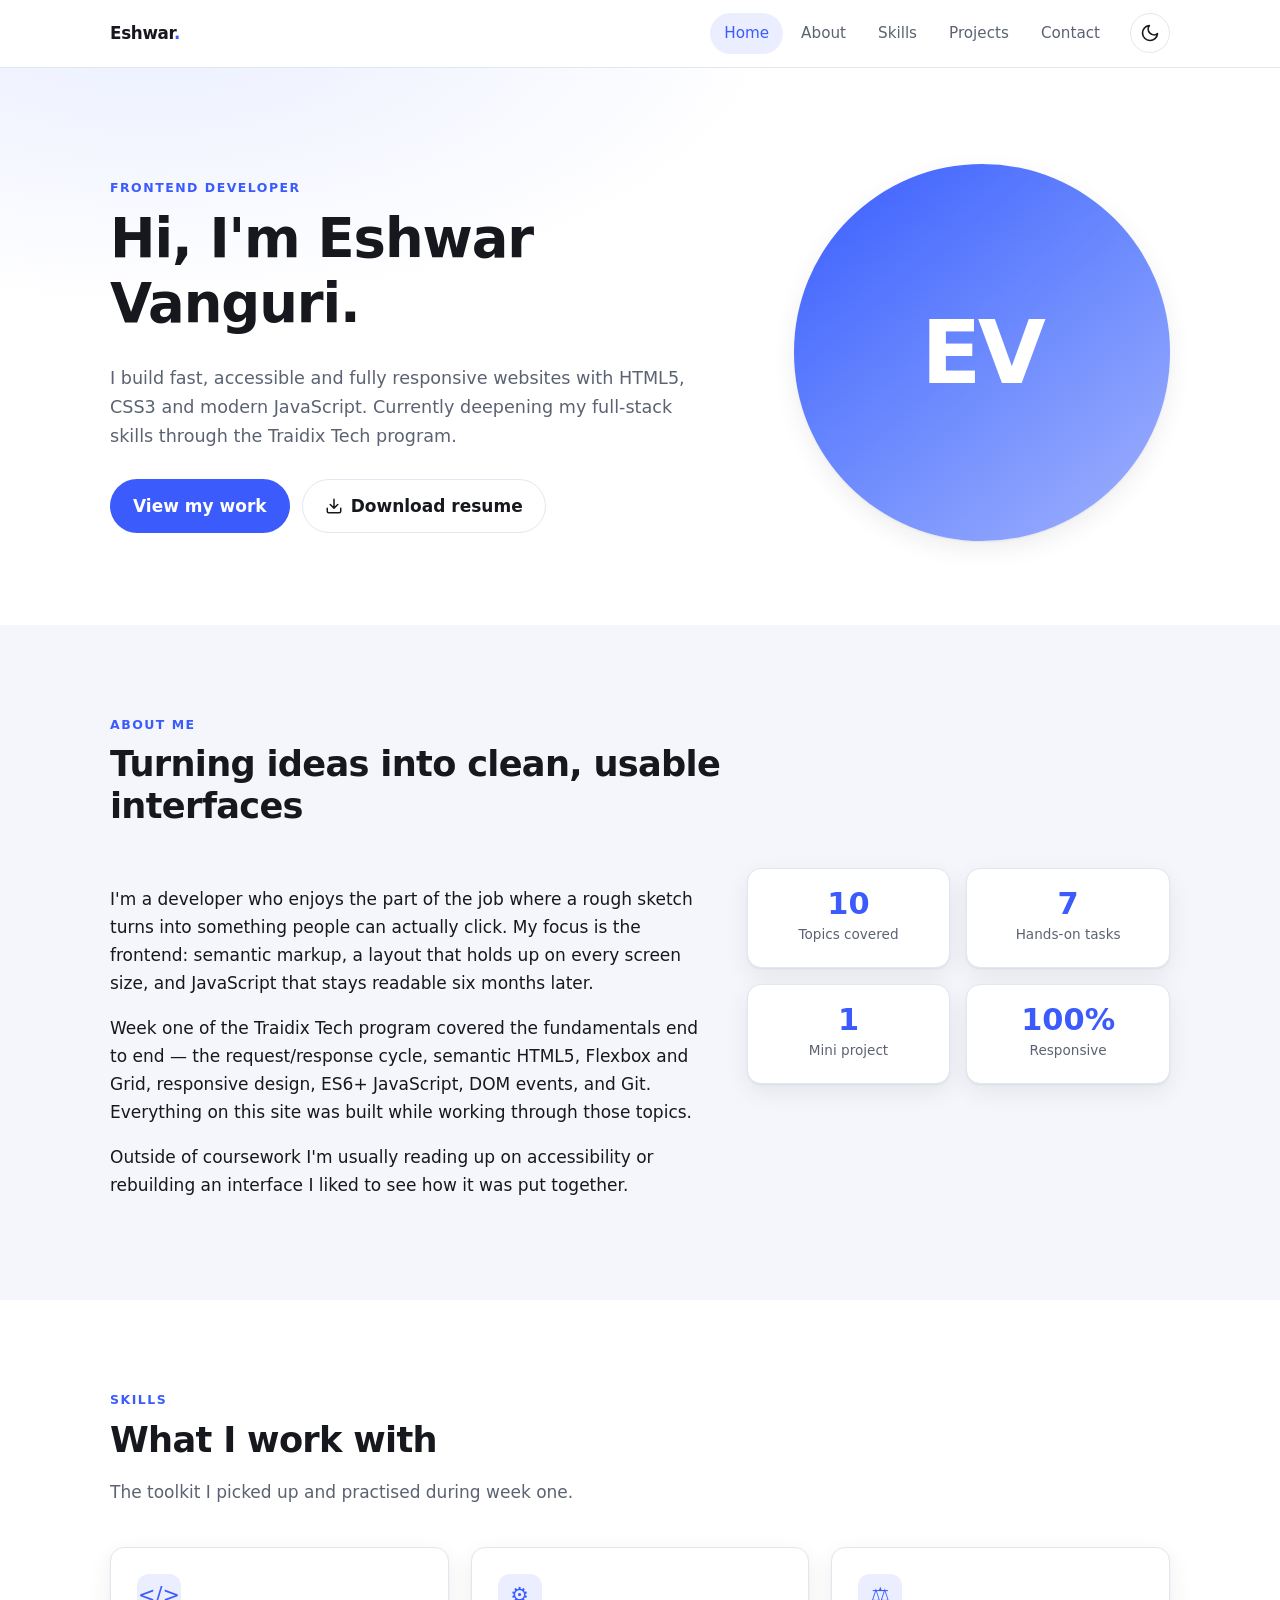
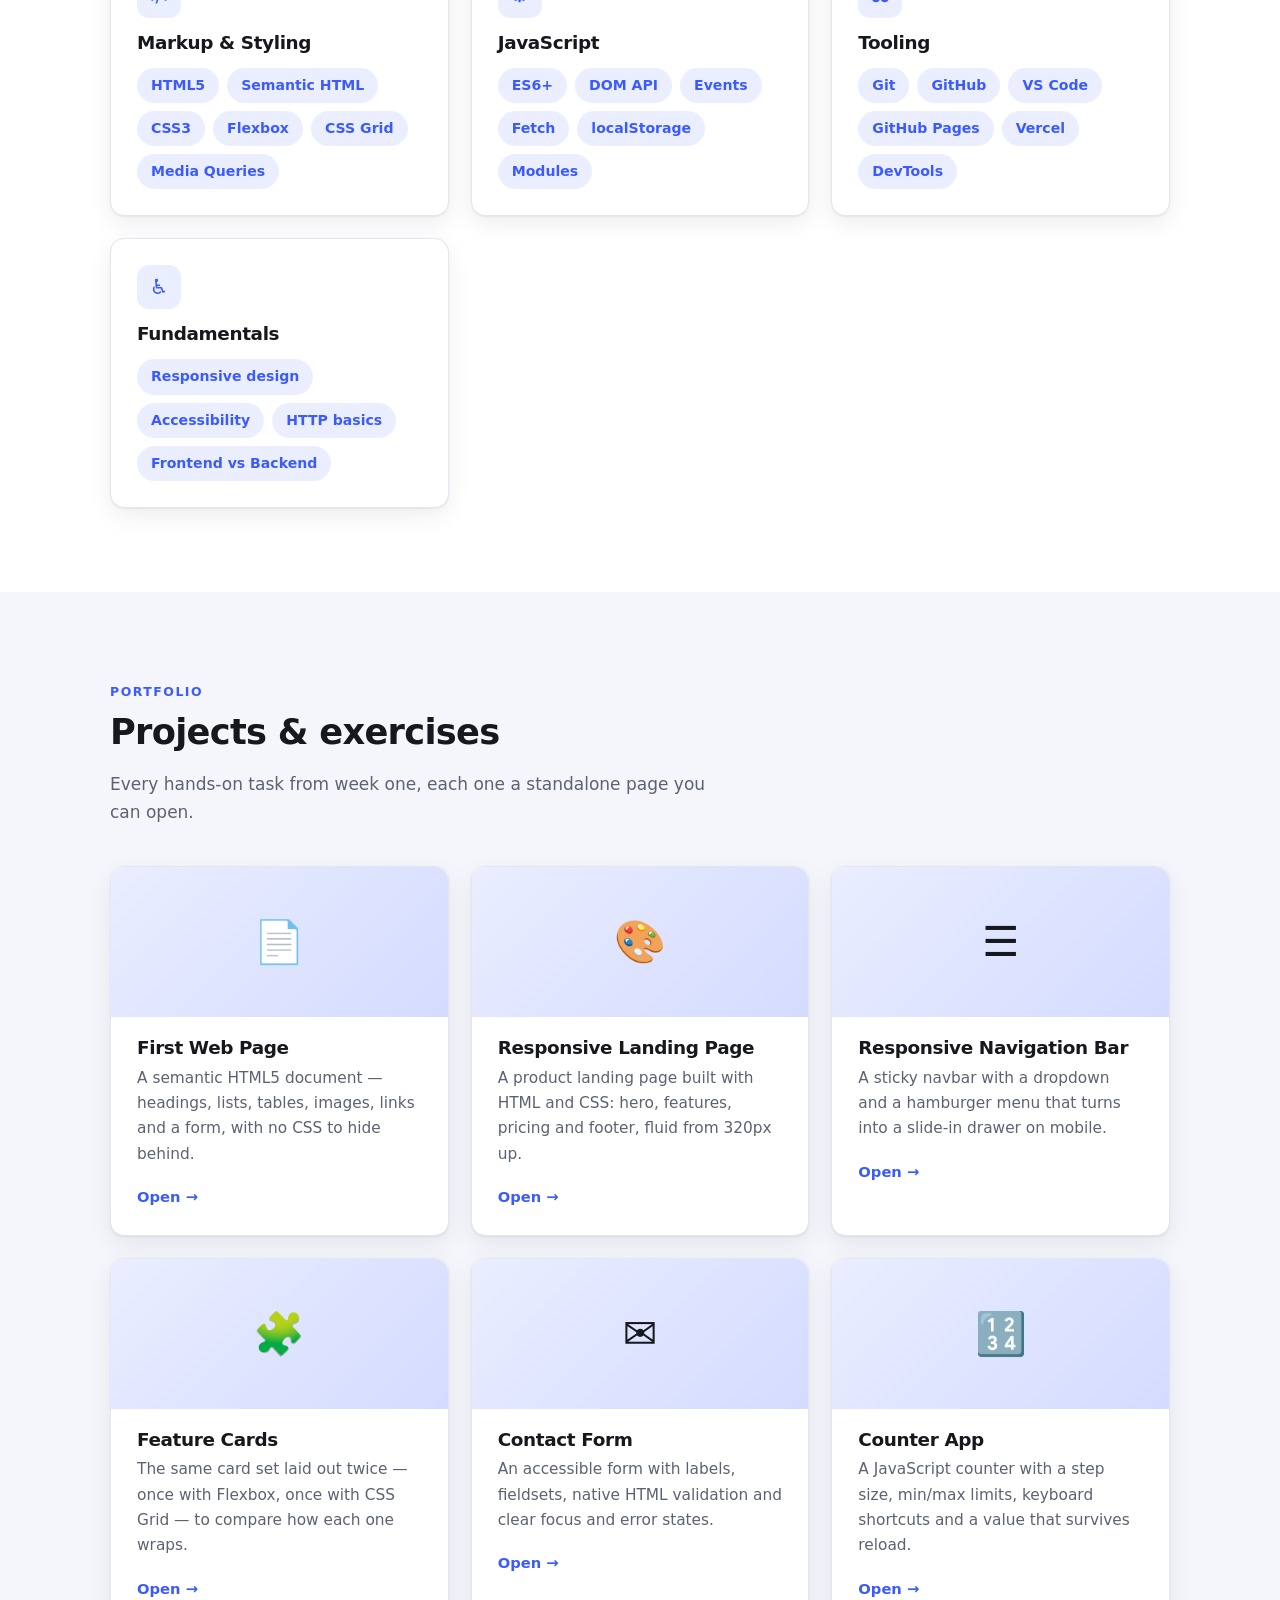
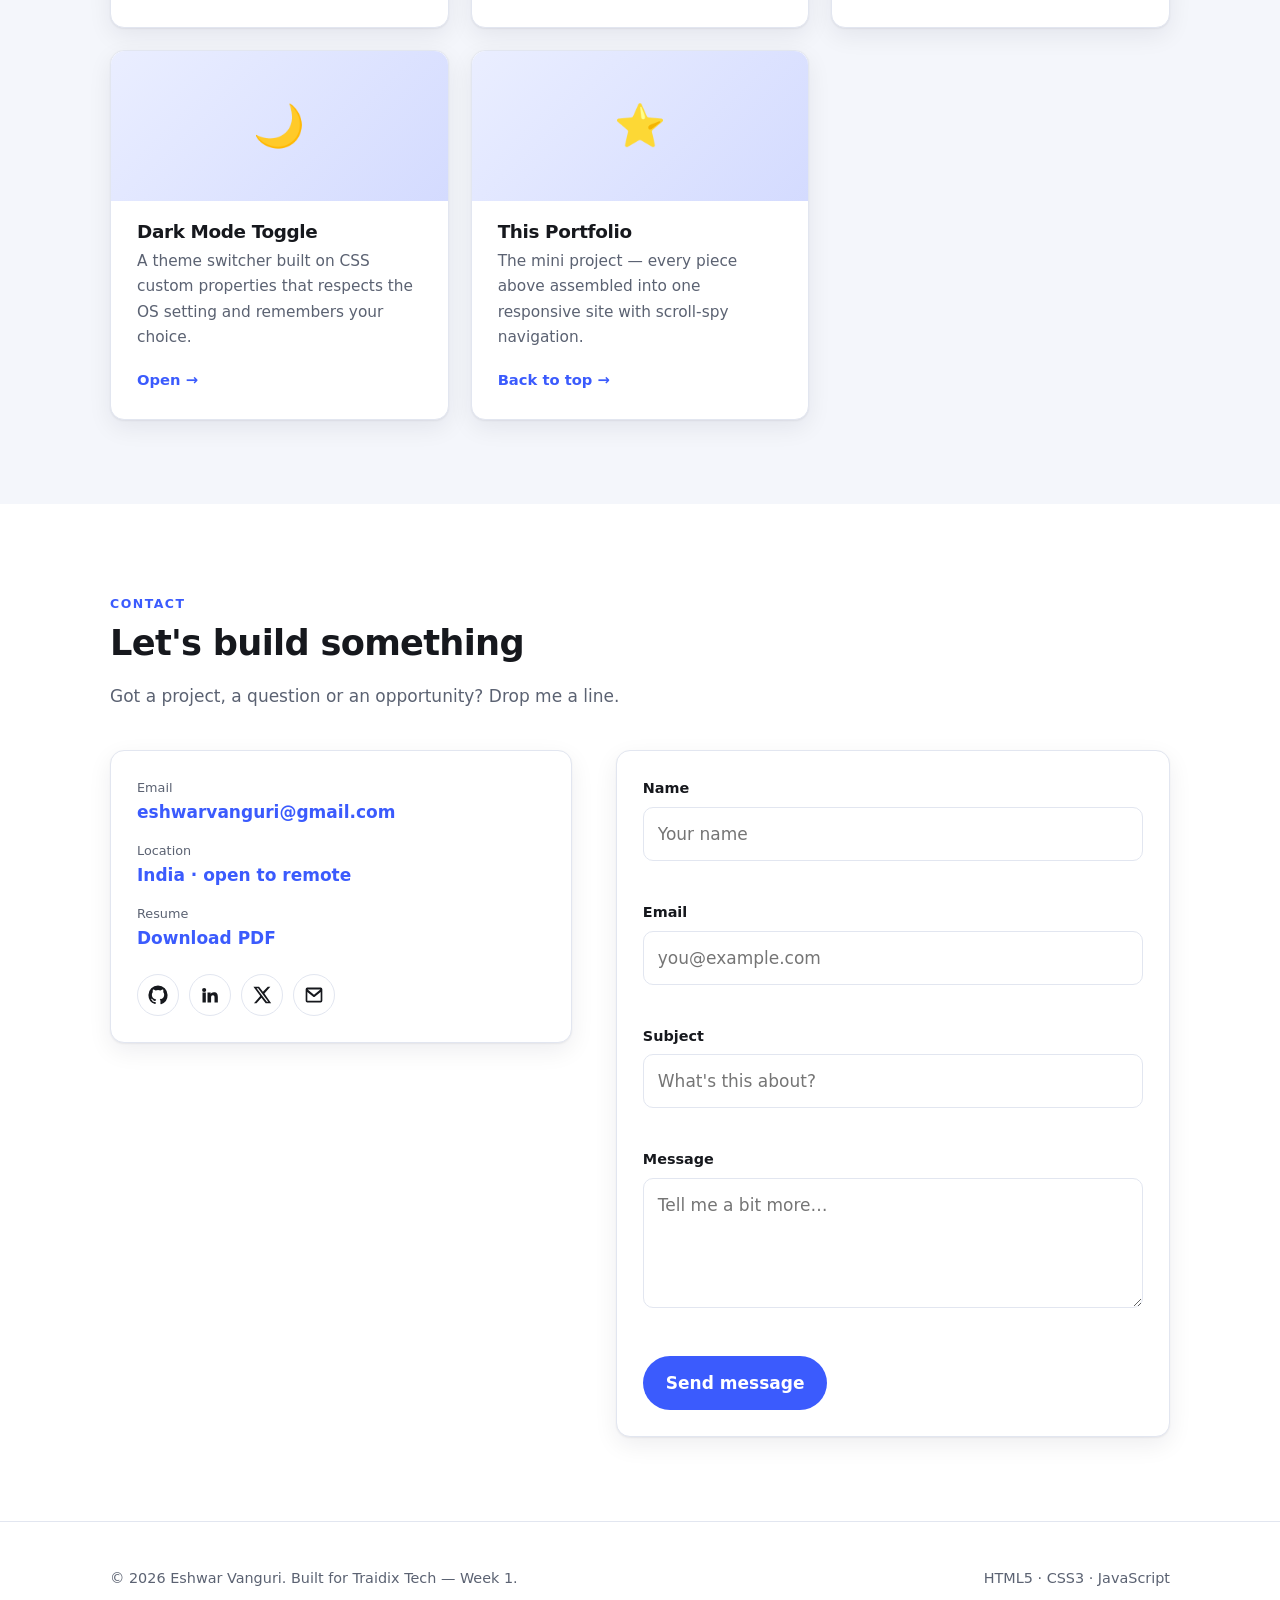
<file: index.html>
<!DOCTYPE html>
<html lang="en">
<head>
  <meta charset="UTF-8" />
  <meta name="viewport" content="width=device-width, initial-scale=1.0" />
  <title>Eshwar Vanguri — Web Developer Portfolio</title>
  <meta name="description" content="Portfolio of Eshwar Vanguri — responsive websites built with HTML5, CSS3 and modern JavaScript." />
  <meta name="author" content="Eshwar Vanguri" />
  <meta name="theme-color" content="#3b5bfd" />

  <link rel="icon" href="data:image/svg+xml,<svg xmlns='http://www.w3.org/2000/svg' viewBox='0 0 100 100'><text y='.9em' font-size='90'>&#128187;</text></svg>" />
  <link rel="stylesheet" href="assets/css/style.css" />

  <script>
    // Apply the saved theme before first paint so the page never flashes
    // the wrong colours on load.
    (() => {
      const saved = localStorage.getItem('portfolio-theme');
      if (saved) document.documentElement.dataset.theme = saved;
    })();
  </script>
</head>

<body>
  <a class="skip-link" href="#main">Skip to content</a>

  <!-- ============================ NAVIGATION ============================ -->
  <header class="nav">
    <nav class="wrap" aria-label="Primary">
      <a class="brand" href="#home">Eshwar<span>.</span></a>

      <ul class="nav-links" id="nav-links">
        <li><a href="#home">Home</a></li>
        <li><a href="#about">About</a></li>
        <li><a href="#skills">Skills</a></li>
        <li><a href="#projects">Projects</a></li>
        <li><a href="#contact">Contact</a></li>
      </ul>

      <button class="icon-btn" id="theme-toggle" type="button" aria-pressed="false" aria-label="Switch to dark mode">
        <svg class="icon-moon" viewBox="0 0 24 24" fill="none" stroke="currentColor" stroke-width="2" stroke-linecap="round" stroke-linejoin="round" aria-hidden="true">
          <path d="M21 12.79A9 9 0 1 1 11.21 3 7 7 0 0 0 21 12.79z" />
        </svg>
        <svg class="icon-sun" viewBox="0 0 24 24" fill="none" stroke="currentColor" stroke-width="2" stroke-linecap="round" stroke-linejoin="round" aria-hidden="true">
          <circle cx="12" cy="12" r="4" />
          <path d="M12 2v2m0 16v2M4.9 4.9l1.4 1.4m11.4 11.4 1.4 1.4M2 12h2m16 0h2M4.9 19.1l1.4-1.4M17.7 6.3l1.4-1.4" />
        </svg>
      </button>

      <button class="icon-btn nav-toggle" id="nav-toggle" type="button" aria-expanded="false" aria-controls="nav-links" aria-label="Toggle navigation menu">
        <svg viewBox="0 0 24 24" fill="none" stroke="currentColor" stroke-width="2" stroke-linecap="round" aria-hidden="true">
          <path d="M3 6h18M3 12h18M3 18h18" />
        </svg>
      </button>
    </nav>
  </header>

  <main id="main">

    <!-- ============================== HERO ============================== -->
    <section class="hero" id="home">
      <div class="wrap hero-grid">
        <div>
          <span class="eyebrow">Frontend Developer</span>
          <h1>Hi, I'm Eshwar Vanguri.</h1>
          <p class="lead">
            I build fast, accessible and fully responsive websites with HTML5, CSS3
            and modern JavaScript. Currently deepening my full-stack skills through
            the Traidix Tech program.
          </p>
          <div class="hero-actions">
            <a class="btn btn-primary" href="#projects">View my work</a>
            <a class="btn btn-ghost" href="assets/resume.pdf" download>
              <svg viewBox="0 0 24 24" width="18" height="18" fill="none" stroke="currentColor" stroke-width="2" stroke-linecap="round" stroke-linejoin="round" aria-hidden="true">
                <path d="M21 15v4a2 2 0 0 1-2 2H5a2 2 0 0 1-2-2v-4M7 10l5 5 5-5M12 15V3" />
              </svg>
              Download resume
            </a>
          </div>
        </div>

        <div class="hero-media">
          <div class="avatar" role="img" aria-label="Portrait placeholder with the initials E V">EV</div>
        </div>
      </div>
    </section>

    <!-- ============================= ABOUT ============================== -->
    <section id="about">
      <div class="wrap">
        <div class="section-head">
          <span class="eyebrow">About me</span>
          <h2>Turning ideas into clean, usable interfaces</h2>
        </div>

        <div class="about-grid">
          <div>
            <p>
              I'm a developer who enjoys the part of the job where a rough sketch turns
              into something people can actually click. My focus is the frontend:
              semantic markup, a layout that holds up on every screen size, and
              JavaScript that stays readable six months later.
            </p>
            <p>
              Week one of the Traidix Tech program covered the fundamentals end to
              end — the request/response cycle, semantic HTML5, Flexbox and Grid,
              responsive design, ES6+ JavaScript, DOM events, and Git. Everything on
              this site was built while working through those topics.
            </p>
            <p>
              Outside of coursework I'm usually reading up on accessibility or
              rebuilding an interface I liked to see how it was put together.
            </p>
          </div>

          <div class="stats">
            <div class="card stat"><b>10</b><span>Topics covered</span></div>
            <div class="card stat"><b>7</b><span>Hands-on tasks</span></div>
            <div class="card stat"><b>1</b><span>Mini project</span></div>
            <div class="card stat"><b>100%</b><span>Responsive</span></div>
          </div>
        </div>
      </div>
    </section>

    <!-- ============================= SKILLS ============================= -->
    <section id="skills">
      <div class="wrap">
        <div class="section-head">
          <span class="eyebrow">Skills</span>
          <h2>What I work with</h2>
          <p>The toolkit I picked up and practised during week one.</p>
        </div>

        <div class="grid">
          <article class="card skill-group">
            <div class="card-icon" aria-hidden="true">&#60;/&#62;</div>
            <h3>Markup &amp; Styling</h3>
            <ul class="tags">
              <li>HTML5</li><li>Semantic HTML</li><li>CSS3</li>
              <li>Flexbox</li><li>CSS Grid</li><li>Media Queries</li>
            </ul>
          </article>

          <article class="card skill-group">
            <div class="card-icon" aria-hidden="true">&#9881;</div>
            <h3>JavaScript</h3>
            <ul class="tags">
              <li>ES6+</li><li>DOM API</li><li>Events</li>
              <li>Fetch</li><li>localStorage</li><li>Modules</li>
            </ul>
          </article>

          <article class="card skill-group">
            <div class="card-icon" aria-hidden="true">&#9878;</div>
            <h3>Tooling</h3>
            <ul class="tags">
              <li>Git</li><li>GitHub</li><li>VS Code</li>
              <li>GitHub Pages</li><li>Vercel</li><li>DevTools</li>
            </ul>
          </article>

          <article class="card skill-group">
            <div class="card-icon" aria-hidden="true">&#9855;</div>
            <h3>Fundamentals</h3>
            <ul class="tags">
              <li>Responsive design</li><li>Accessibility</li>
              <li>HTTP basics</li><li>Frontend vs Backend</li>
            </ul>
          </article>
        </div>
      </div>
    </section>

    <!-- =========================== PROJECTS ============================= -->
    <section id="projects">
      <div class="wrap">
        <div class="section-head">
          <span class="eyebrow">Portfolio</span>
          <h2>Projects &amp; exercises</h2>
          <p>Every hands-on task from week one, each one a standalone page you can open.</p>
        </div>

        <div class="grid">
          <article class="card project">
            <div class="thumb" aria-hidden="true">&#128196;</div>
            <h3>First Web Page</h3>
            <p>A semantic HTML5 document — headings, lists, tables, images, links and a form, with no CSS to hide behind.</p>
            <div class="links"><a href="tasks/01-first-webpage/index.html">Open &rarr;</a></div>
          </article>

          <article class="card project">
            <div class="thumb" aria-hidden="true">&#127912;</div>
            <h3>Responsive Landing Page</h3>
            <p>A product landing page built with HTML and CSS: hero, features, pricing and footer, fluid from 320px up.</p>
            <div class="links"><a href="tasks/02-landing-page/index.html">Open &rarr;</a></div>
          </article>

          <article class="card project">
            <div class="thumb" aria-hidden="true">&#9776;</div>
            <h3>Responsive Navigation Bar</h3>
            <p>A sticky navbar with a dropdown and a hamburger menu that turns into a slide-in drawer on mobile.</p>
            <div class="links"><a href="tasks/03-navbar/index.html">Open &rarr;</a></div>
          </article>

          <article class="card project">
            <div class="thumb" aria-hidden="true">&#129513;</div>
            <h3>Feature Cards</h3>
            <p>The same card set laid out twice — once with Flexbox, once with CSS Grid — to compare how each one wraps.</p>
            <div class="links"><a href="tasks/04-feature-cards/index.html">Open &rarr;</a></div>
          </article>

          <article class="card project">
            <div class="thumb" aria-hidden="true">&#9993;</div>
            <h3>Contact Form</h3>
            <p>An accessible form with labels, fieldsets, native HTML validation and clear focus and error states.</p>
            <div class="links"><a href="tasks/05-contact-form/index.html">Open &rarr;</a></div>
          </article>

          <article class="card project">
            <div class="thumb" aria-hidden="true">&#128290;</div>
            <h3>Counter App</h3>
            <p>A JavaScript counter with a step size, min/max limits, keyboard shortcuts and a value that survives reload.</p>
            <div class="links"><a href="tasks/06-counter-app/index.html">Open &rarr;</a></div>
          </article>

          <article class="card project">
            <div class="thumb" aria-hidden="true">&#127769;</div>
            <h3>Dark Mode Toggle</h3>
            <p>A theme switcher built on CSS custom properties that respects the OS setting and remembers your choice.</p>
            <div class="links"><a href="tasks/07-dark-mode/index.html">Open &rarr;</a></div>
          </article>

          <article class="card project">
            <div class="thumb" aria-hidden="true">&#11088;</div>
            <h3>This Portfolio</h3>
            <p>The mini project — every piece above assembled into one responsive site with scroll-spy navigation.</p>
            <div class="links"><a href="#home">Back to top &rarr;</a></div>
          </article>
        </div>
      </div>
    </section>

    <!-- ============================ CONTACT ============================= -->
    <section id="contact">
      <div class="wrap">
        <div class="section-head">
          <span class="eyebrow">Contact</span>
          <h2>Let's build something</h2>
          <p>Got a project, a question or an opportunity? Drop me a line.</p>
        </div>

        <div class="contact-grid">
          <div class="card">
            <ul class="contact-list">
              <li>
                <span>Email</span>
                <a href="mailto:eshwarvanguri@gmail.com">eshwarvanguri@gmail.com</a>
              </li>
              <li>
                <span>Location</span>
                <a href="#contact">India &middot; open to remote</a>
              </li>
              <li>
                <span>Resume</span>
                <a href="assets/resume.pdf" download>Download PDF</a>
              </li>
            </ul>

            <div class="socials">
              <a href="https://github.com/eshwarvanguri" aria-label="GitHub" rel="noopener noreferrer" target="_blank">
                <svg viewBox="0 0 24 24" aria-hidden="true"><path d="M12 .5A11.5 11.5 0 0 0 .5 12a11.5 11.5 0 0 0 7.86 10.92c.58.1.79-.25.79-.56v-2c-3.2.7-3.88-1.37-3.88-1.37-.53-1.34-1.3-1.7-1.3-1.7-1.05-.72.08-.71.08-.71 1.16.08 1.78 1.2 1.78 1.2 1.03 1.78 2.7 1.27 3.36.97.1-.75.4-1.27.73-1.56-2.56-.29-5.25-1.28-5.25-5.7 0-1.26.45-2.29 1.19-3.1-.12-.29-.52-1.46.11-3.05 0 0 .97-.31 3.18 1.18a11 11 0 0 1 5.79 0c2.2-1.49 3.17-1.18 3.17-1.18.63 1.59.23 2.76.12 3.05.74.81 1.18 1.84 1.18 3.1 0 4.43-2.69 5.4-5.26 5.69.41.36.78 1.06.78 2.14v3.17c0 .31.21.67.8.56A11.5 11.5 0 0 0 23.5 12 11.5 11.5 0 0 0 12 .5z"/></svg>
              </a>
              <a href="https://www.linkedin.com/in/eshwarvanguri" aria-label="LinkedIn" rel="noopener noreferrer" target="_blank">
                <svg viewBox="0 0 24 24" aria-hidden="true"><path d="M4.98 3.5a2.5 2.5 0 1 1 0 5 2.5 2.5 0 0 1 0-5zM3 9h4v12H3zM9 9h3.8v1.7h.05c.53-.95 1.83-1.95 3.77-1.95 4.03 0 4.78 2.5 4.78 5.76V21h-4v-5.6c0-1.34-.03-3.06-1.9-3.06-1.9 0-2.2 1.45-2.2 2.96V21H9z"/></svg>
              </a>
              <a href="https://twitter.com/" aria-label="Twitter" rel="noopener noreferrer" target="_blank">
                <svg viewBox="0 0 24 24" aria-hidden="true"><path d="M18.9 2H22l-7.1 8.1L23 22h-6.6l-5.1-6.7L5.4 22H2.3l7.6-8.7L1.7 2h6.8l4.6 6.1zm-1.1 18h1.7L7.3 3.8H5.5z"/></svg>
              </a>
              <a href="mailto:eshwarvanguri@gmail.com" aria-label="Email">
                <svg viewBox="0 0 24 24" aria-hidden="true"><path d="M2 5a2 2 0 0 1 2-2h16a2 2 0 0 1 2 2v14a2 2 0 0 1-2 2H4a2 2 0 0 1-2-2zm2.4.5L12 11.7l7.6-6.2zM20 8.3l-7.4 6a1 1 0 0 1-1.2 0L4 8.3V19h16z"/></svg>
              </a>
            </div>
          </div>

          <form class="card" id="contact-form" novalidate>
            <div class="field">
              <label for="name">Name</label>
              <input type="text" id="name" name="name" placeholder="Your name" autocomplete="name" required />
              <span class="error" id="name-error" role="alert"></span>
            </div>

            <div class="field">
              <label for="email">Email</label>
              <input type="email" id="email" name="email" placeholder="you@example.com" autocomplete="email" required />
              <span class="error" id="email-error" role="alert"></span>
            </div>

            <div class="field">
              <label for="subject">Subject</label>
              <input type="text" id="subject" name="subject" placeholder="What's this about?" required />
              <span class="error" id="subject-error" role="alert"></span>
            </div>

            <div class="field">
              <label for="message">Message</label>
              <textarea id="message" name="message" placeholder="Tell me a bit more…" required></textarea>
              <span class="error" id="message-error" role="alert"></span>
            </div>

            <button class="btn btn-primary" type="submit">Send message</button>
            <p class="form-status" id="form-status" role="status" aria-live="polite"></p>
          </form>
        </div>
      </div>
    </section>

  </main>

  <footer class="footer">
    <div class="wrap">
      <p>&copy; <span id="year">2026</span> Eshwar Vanguri. Built for Traidix Tech — Week 1.</p>
      <p>HTML5 &middot; CSS3 &middot; JavaScript</p>
    </div>
  </footer>

  <script src="assets/js/main.js"></script>
</body>
</html>
</file>
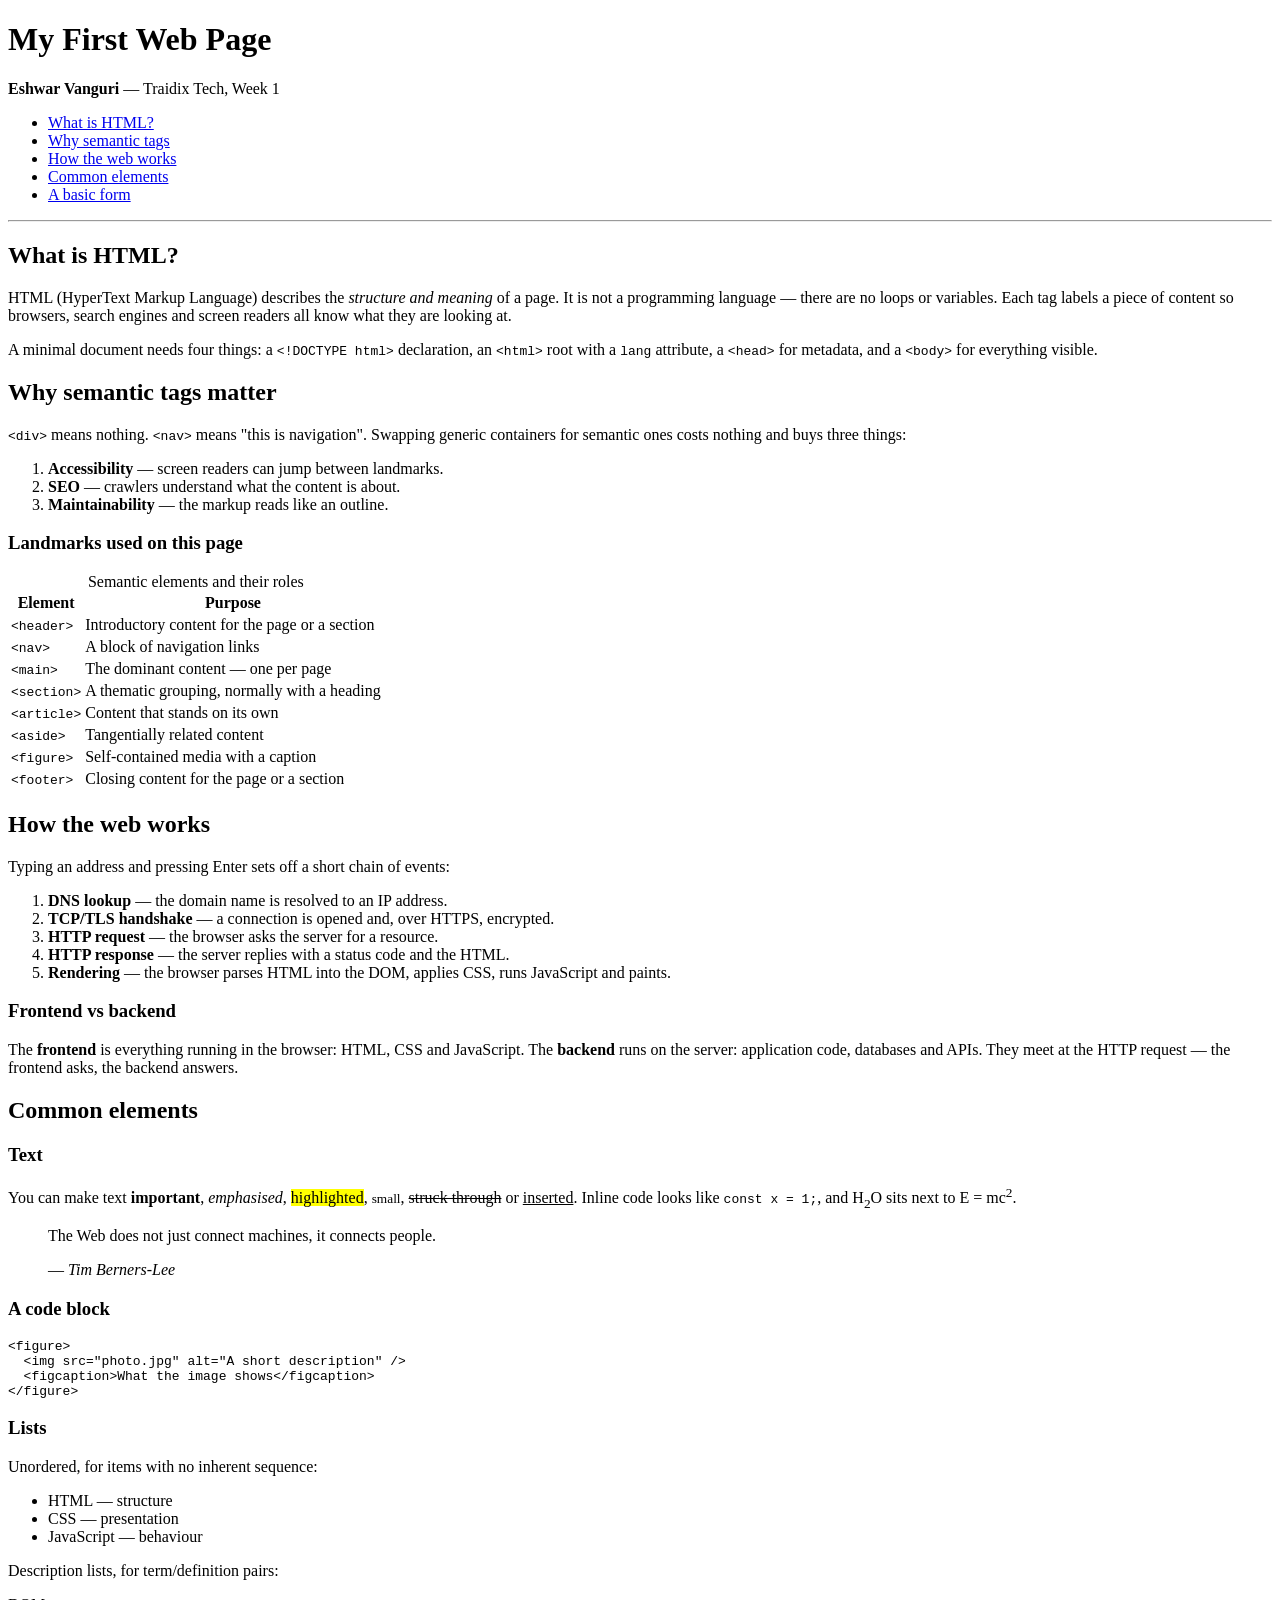
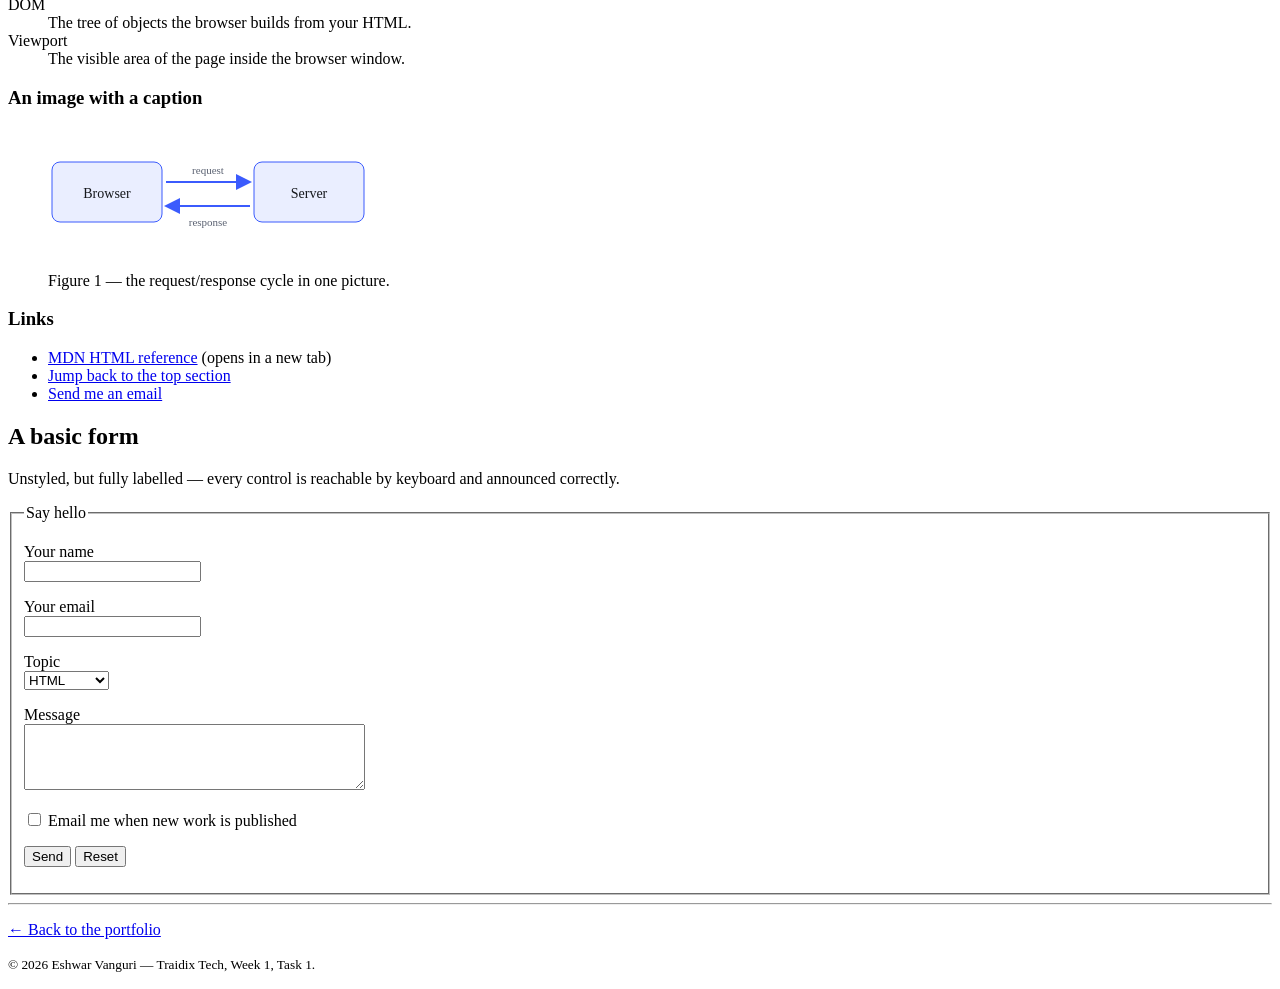
<file: tasks/01-first-webpage/index.html>
<!DOCTYPE html>
<html lang="en">
<head>
  <meta charset="UTF-8" />
  <meta name="viewport" content="width=device-width, initial-scale=1.0" />
  <title>Task 1 — My First Web Page</title>
  <meta name="description" content="A plain semantic HTML5 document with no CSS, showing the structural elements of a web page." />
</head>

<!--
  Task 1: Create your first HTML webpage.

  Deliberately unstyled. The point of this page is the structure: every element
  below is chosen for what it *means*, not for how it looks. Open it in a
  browser and the default styles show the document outline the markup creates.
-->

<body>
  <header>
    <h1>My First Web Page</h1>
    <p><strong>Eshwar Vanguri</strong> — Traidix Tech, Week 1</p>

    <nav aria-label="Page sections">
      <ul>
        <li><a href="#what-is-html">What is HTML?</a></li>
        <li><a href="#semantics">Why semantic tags</a></li>
        <li><a href="#how-web-works">How the web works</a></li>
        <li><a href="#elements">Common elements</a></li>
        <li><a href="#form">A basic form</a></li>
      </ul>
    </nav>
  </header>

  <hr />

  <main>
    <section id="what-is-html">
      <h2>What is HTML?</h2>
      <p>
        HTML (HyperText Markup Language) describes the <em>structure and meaning</em>
        of a page. It is not a programming language — there are no loops or
        variables. Each tag labels a piece of content so browsers, search engines
        and screen readers all know what they are looking at.
      </p>
      <p>
        A minimal document needs four things: a <code>&lt;!DOCTYPE html&gt;</code>
        declaration, an <code>&lt;html&gt;</code> root with a <code>lang</code>
        attribute, a <code>&lt;head&gt;</code> for metadata, and a
        <code>&lt;body&gt;</code> for everything visible.
      </p>
    </section>

    <section id="semantics">
      <h2>Why semantic tags matter</h2>
      <p>
        <code>&lt;div&gt;</code> means nothing. <code>&lt;nav&gt;</code> means
        "this is navigation". Swapping generic containers for semantic ones costs
        nothing and buys three things:
      </p>
      <ol>
        <li><strong>Accessibility</strong> — screen readers can jump between landmarks.</li>
        <li><strong>SEO</strong> — crawlers understand what the content is about.</li>
        <li><strong>Maintainability</strong> — the markup reads like an outline.</li>
      </ol>

      <h3>Landmarks used on this page</h3>
      <table>
        <caption>Semantic elements and their roles</caption>
        <thead>
          <tr><th scope="col">Element</th><th scope="col">Purpose</th></tr>
        </thead>
        <tbody>
          <tr><td><code>&lt;header&gt;</code></td><td>Introductory content for the page or a section</td></tr>
          <tr><td><code>&lt;nav&gt;</code></td><td>A block of navigation links</td></tr>
          <tr><td><code>&lt;main&gt;</code></td><td>The dominant content — one per page</td></tr>
          <tr><td><code>&lt;section&gt;</code></td><td>A thematic grouping, normally with a heading</td></tr>
          <tr><td><code>&lt;article&gt;</code></td><td>Content that stands on its own</td></tr>
          <tr><td><code>&lt;aside&gt;</code></td><td>Tangentially related content</td></tr>
          <tr><td><code>&lt;figure&gt;</code></td><td>Self-contained media with a caption</td></tr>
          <tr><td><code>&lt;footer&gt;</code></td><td>Closing content for the page or a section</td></tr>
        </tbody>
      </table>
    </section>

    <section id="how-web-works">
      <h2>How the web works</h2>
      <p>Typing an address and pressing Enter sets off a short chain of events:</p>
      <ol>
        <li><strong>DNS lookup</strong> — the domain name is resolved to an IP address.</li>
        <li><strong>TCP/TLS handshake</strong> — a connection is opened and, over HTTPS, encrypted.</li>
        <li><strong>HTTP request</strong> — the browser asks the server for a resource.</li>
        <li><strong>HTTP response</strong> — the server replies with a status code and the HTML.</li>
        <li><strong>Rendering</strong> — the browser parses HTML into the DOM, applies CSS, runs JavaScript and paints.</li>
      </ol>

      <aside>
        <h3>Frontend vs backend</h3>
        <p>
          The <strong>frontend</strong> is everything running in the browser:
          HTML, CSS and JavaScript. The <strong>backend</strong> runs on the
          server: application code, databases and APIs. They meet at the HTTP
          request — the frontend asks, the backend answers.
        </p>
      </aside>
    </section>

    <section id="elements">
      <h2>Common elements</h2>

      <h3>Text</h3>
      <p>
        You can make text <strong>important</strong>, <em>emphasised</em>,
        <mark>highlighted</mark>, <small>small</small>, <del>struck through</del>
        or <ins>inserted</ins>. Inline code looks like <code>const x = 1;</code>,
        and H<sub>2</sub>O sits next to E = mc<sup>2</sup>.
      </p>

      <blockquote cite="https://www.w3.org/People/Berners-Lee/">
        <p>The Web does not just connect machines, it connects people.</p>
        <footer>— <cite>Tim Berners-Lee</cite></footer>
      </blockquote>

      <h3>A code block</h3>
      <pre><code>&lt;figure&gt;
  &lt;img src="photo.jpg" alt="A short description" /&gt;
  &lt;figcaption&gt;What the image shows&lt;/figcaption&gt;
&lt;/figure&gt;</code></pre>

      <h3>Lists</h3>
      <p>Unordered, for items with no inherent sequence:</p>
      <ul>
        <li>HTML — structure</li>
        <li>CSS — presentation</li>
        <li>JavaScript — behaviour</li>
      </ul>

      <p>Description lists, for term/definition pairs:</p>
      <dl>
        <dt>DOM</dt>
        <dd>The tree of objects the browser builds from your HTML.</dd>
        <dt>Viewport</dt>
        <dd>The visible area of the page inside the browser window.</dd>
      </dl>

      <h3>An image with a caption</h3>
      <figure>
        <!-- Inline SVG keeps this page self-contained: no external files. -->
        <svg width="320" height="140" viewBox="0 0 320 140" role="img" aria-label="Diagram: browser sends a request to a server, server sends a response back">
          <rect x="4" y="34" width="110" height="60" rx="8" fill="#eaeeff" stroke="#3b5bfd" />
          <text x="59" y="70" text-anchor="middle" font-size="14" fill="#16181d">Browser</text>
          <rect x="206" y="34" width="110" height="60" rx="8" fill="#eaeeff" stroke="#3b5bfd" />
          <text x="261" y="70" text-anchor="middle" font-size="14" fill="#16181d">Server</text>
          <path d="M118 54h84" stroke="#3b5bfd" stroke-width="2" marker-end="url(#a)" />
          <path d="M202 78h-84" stroke="#3b5bfd" stroke-width="2" marker-end="url(#a)" />
          <text x="160" y="46" text-anchor="middle" font-size="11" fill="#5b6272">request</text>
          <text x="160" y="98" text-anchor="middle" font-size="11" fill="#5b6272">response</text>
          <defs>
            <marker id="a" markerWidth="8" markerHeight="8" refX="7" refY="4" orient="auto">
              <path d="M0 0l8 4-8 4z" fill="#3b5bfd" />
            </marker>
          </defs>
        </svg>
        <figcaption>Figure 1 — the request/response cycle in one picture.</figcaption>
      </figure>

      <h3>Links</h3>
      <ul>
        <li><a href="https://developer.mozilla.org/en-US/docs/Web/HTML" target="_blank" rel="noopener noreferrer">MDN HTML reference</a> (opens in a new tab)</li>
        <li><a href="#what-is-html">Jump back to the top section</a></li>
        <li><a href="mailto:eshwarvanguri@gmail.com">Send me an email</a></li>
      </ul>
    </section>

    <section id="form">
      <h2>A basic form</h2>
      <p>Unstyled, but fully labelled — every control is reachable by keyboard and announced correctly.</p>

      <form action="#" method="post">
        <fieldset>
          <legend>Say hello</legend>

          <p>
            <label for="visitor-name">Your name</label><br />
            <input type="text" id="visitor-name" name="visitor-name" required />
          </p>

          <p>
            <label for="visitor-email">Your email</label><br />
            <input type="email" id="visitor-email" name="visitor-email" required />
          </p>

          <p>
            <label for="topic">Topic</label><br />
            <select id="topic" name="topic">
              <option value="html">HTML</option>
              <option value="css">CSS</option>
              <option value="js">JavaScript</option>
            </select>
          </p>

          <p>
            <label for="note">Message</label><br />
            <textarea id="note" name="note" rows="4" cols="40"></textarea>
          </p>

          <p>
            <input type="checkbox" id="subscribe" name="subscribe" />
            <label for="subscribe">Email me when new work is published</label>
          </p>

          <p>
            <button type="submit">Send</button>
            <button type="reset">Reset</button>
          </p>
        </fieldset>
      </form>
    </section>
  </main>

  <hr />

  <footer>
    <p><a href="../../index.html">&larr; Back to the portfolio</a></p>
    <p><small>&copy; 2026 Eshwar Vanguri — Traidix Tech, Week 1, Task 1.</small></p>
  </footer>
</body>
</html>
</file>
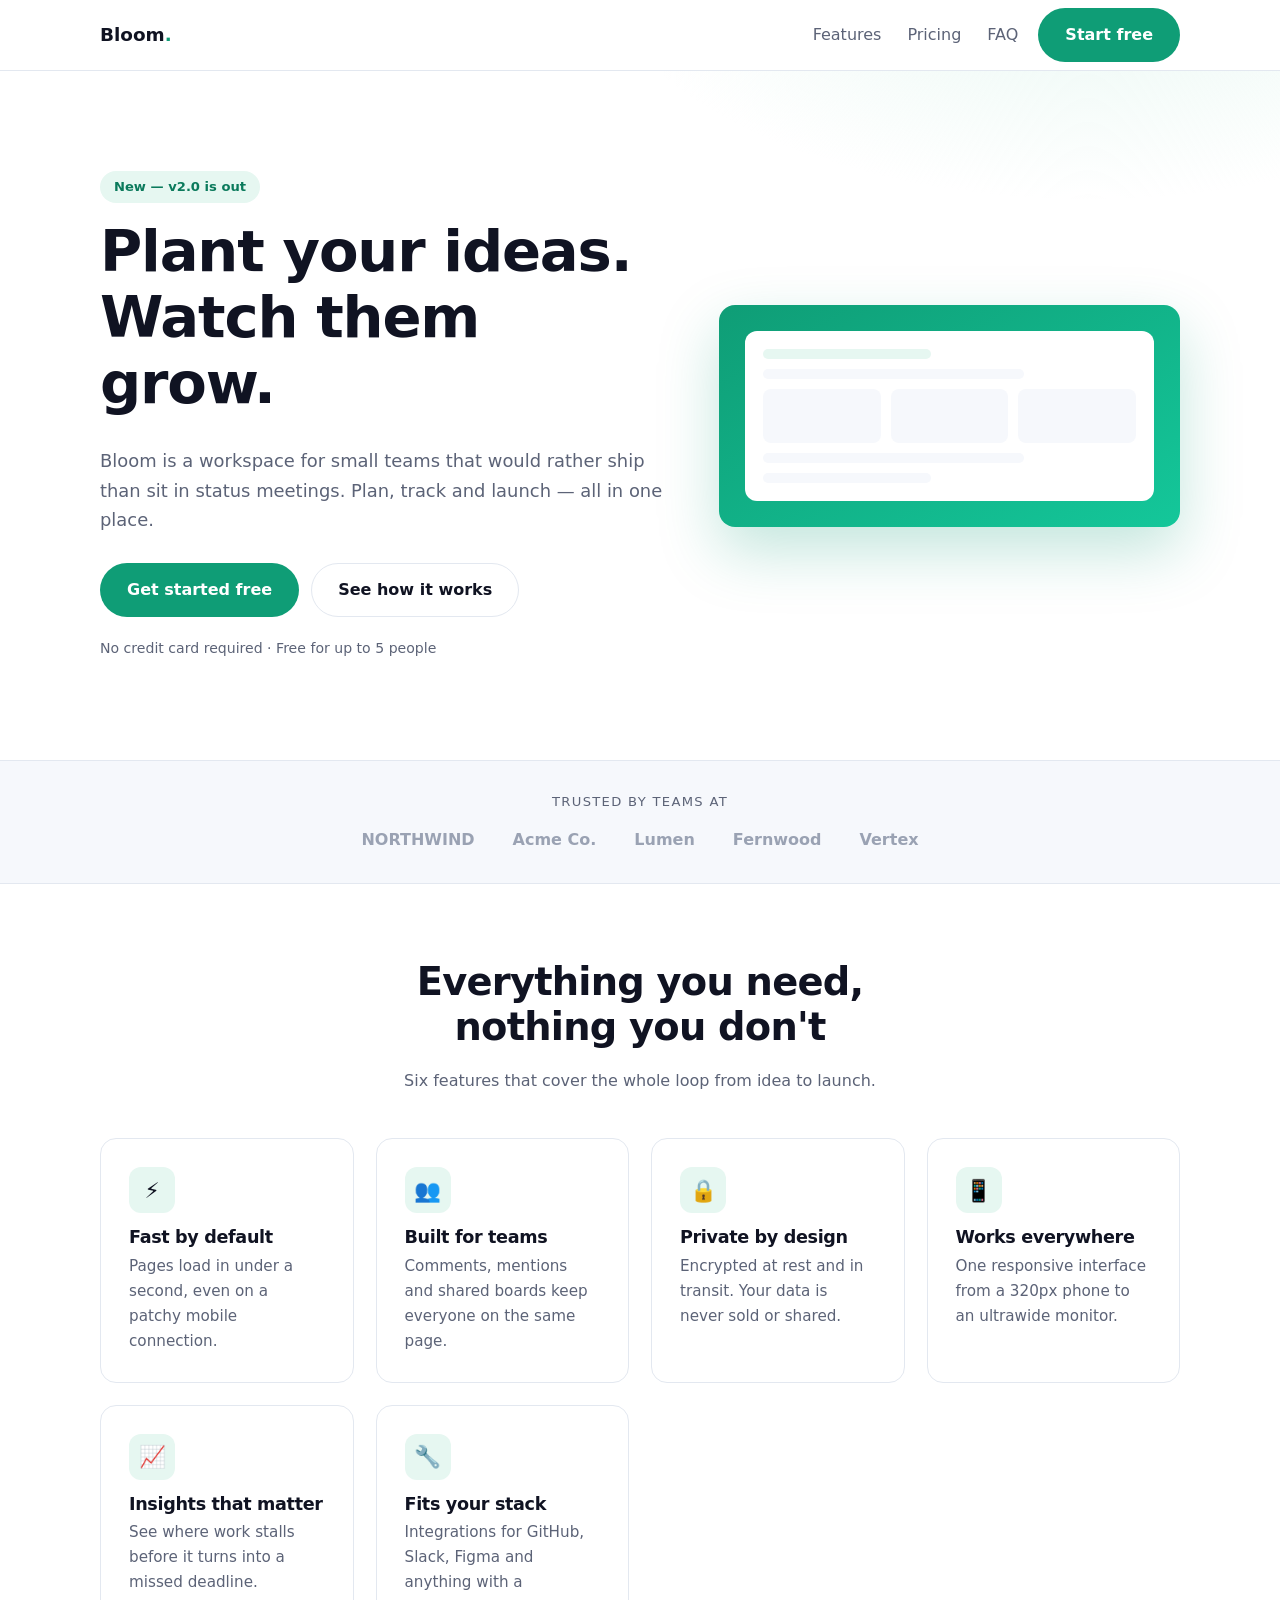
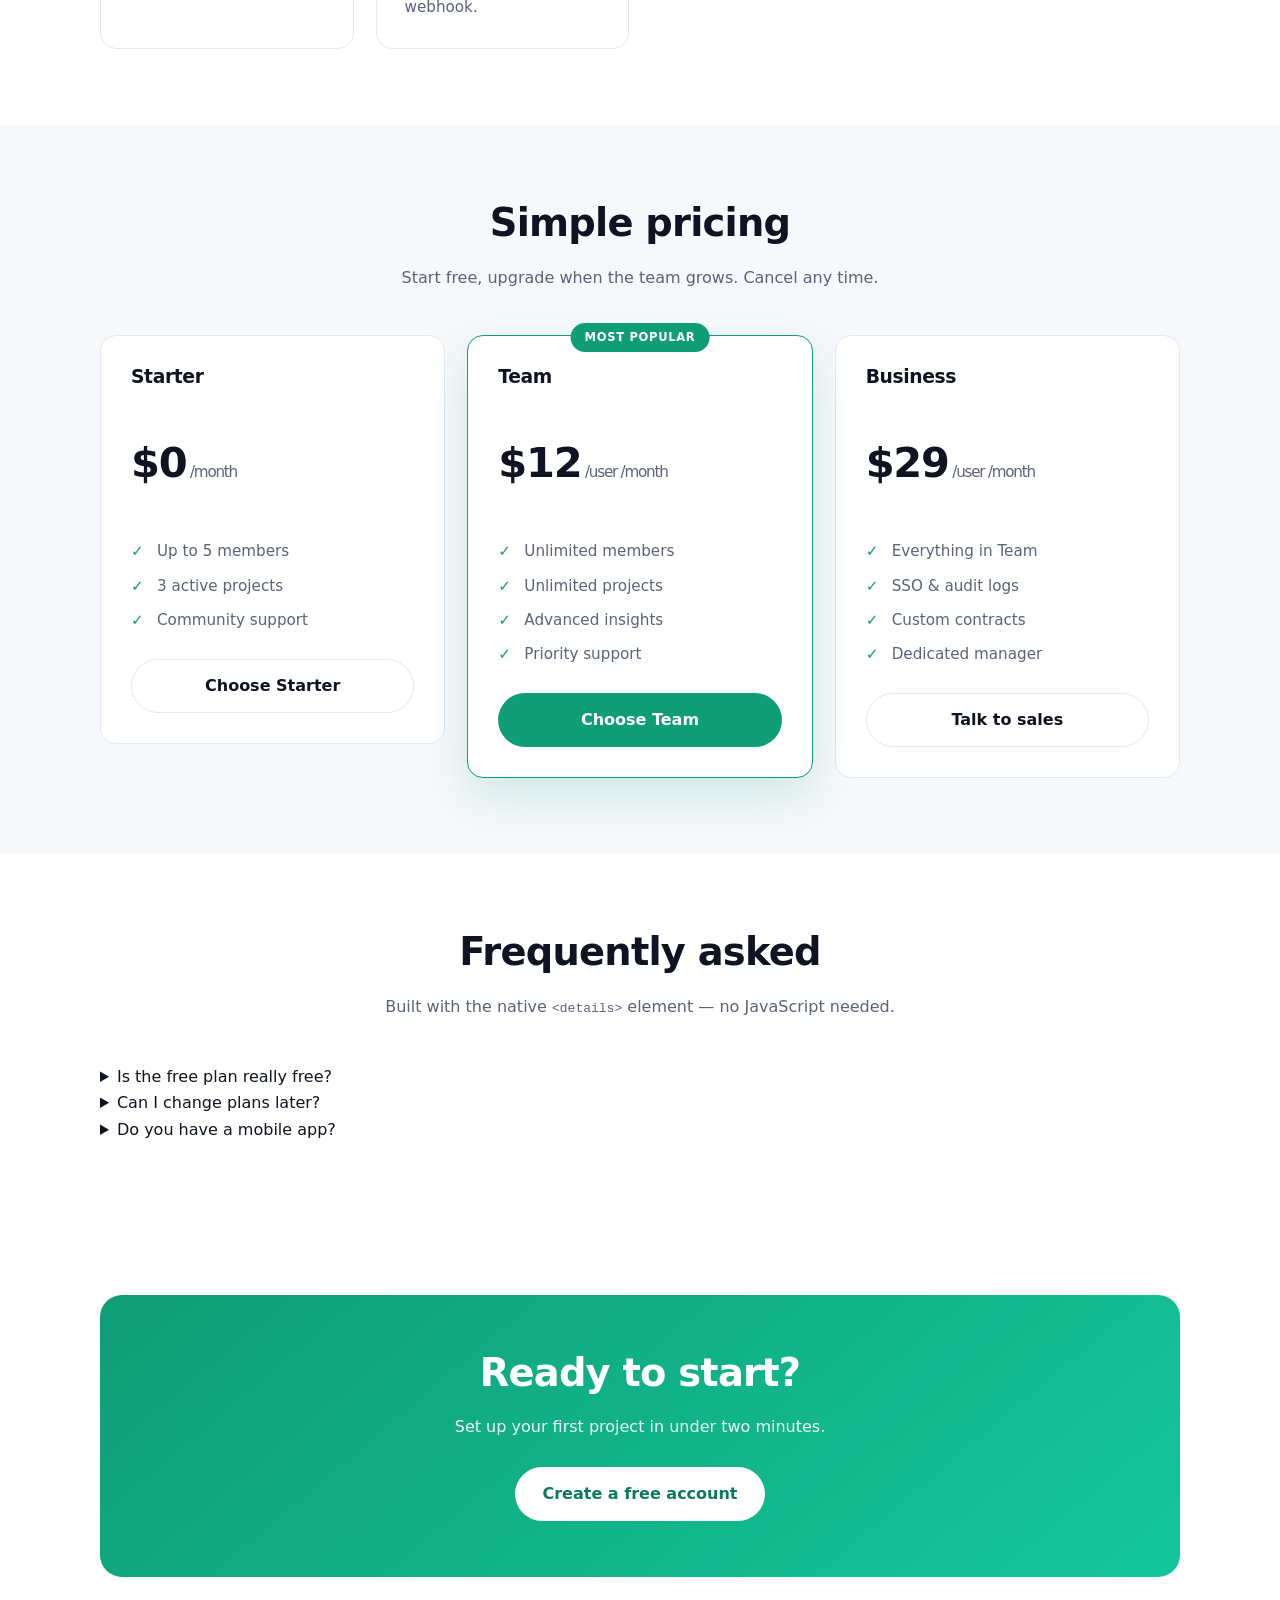
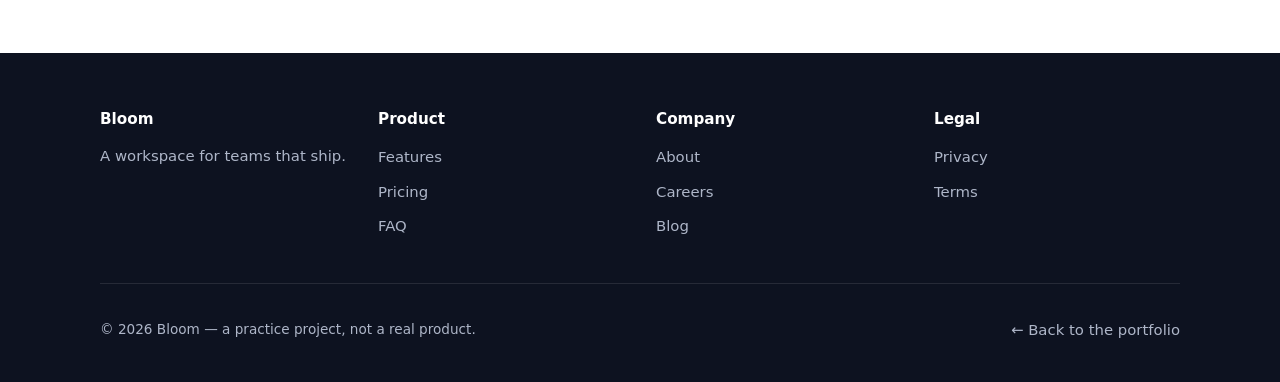
<file: tasks/02-landing-page/index.html>
<!DOCTYPE html>
<html lang="en">
<head>
  <meta charset="UTF-8" />
  <meta name="viewport" content="width=device-width, initial-scale=1.0" />
  <title>Task 2 — Responsive Landing Page</title>
  <meta name="description" content="A mobile-first product landing page built with HTML5 and CSS3." />
  <link rel="stylesheet" href="style.css" />
</head>

<!-- Task 3 of the brief: design a responsive landing page using HTML & CSS.
     No JavaScript at all — every layout change is done with media queries. -->

<body>
  <header class="site-header">
    <div class="wrap">
      <a class="logo" href="#top">Bloom<span>.</span></a>
      <nav aria-label="Primary">
        <ul>
          <li><a href="#features">Features</a></li>
          <li><a href="#pricing">Pricing</a></li>
          <li><a href="#faq">FAQ</a></li>
        </ul>
      </nav>
      <a class="btn btn-primary" href="#pricing">Start free</a>
    </div>
  </header>

  <main id="top">
    <section class="hero">
      <div class="wrap hero-grid">
        <div>
          <span class="badge">New — v2.0 is out</span>
          <h1>Plant your ideas. Watch them grow.</h1>
          <p class="lead">
            Bloom is a workspace for small teams that would rather ship than sit in
            status meetings. Plan, track and launch — all in one place.
          </p>
          <div class="hero-actions">
            <a class="btn btn-primary" href="#pricing">Get started free</a>
            <a class="btn btn-ghost" href="#features">See how it works</a>
          </div>
          <p class="hero-note">No credit card required · Free for up to 5 people</p>
        </div>

        <div class="hero-art" aria-hidden="true">
          <div class="mock">
            <div class="bar w45 accent"></div>
            <div class="bar w70"></div>
            <div class="row">
              <div class="tile"></div>
              <div class="tile"></div>
              <div class="tile"></div>
            </div>
            <div class="bar w70"></div>
            <div class="bar w45"></div>
          </div>
        </div>
      </div>
    </section>

    <section class="logos">
      <div class="wrap">
        <p>Trusted by teams at</p>
        <ul>
          <li>NORTHWIND</li><li>Acme Co.</li><li>Lumen</li>
          <li>Fernwood</li><li>Vertex</li>
        </ul>
      </div>
    </section>

    <section id="features">
      <div class="wrap">
        <div class="section-head">
          <h2>Everything you need, nothing you don't</h2>
          <p>Six features that cover the whole loop from idea to launch.</p>
        </div>

        <div class="features">
          <article class="feature">
            <div class="ico" aria-hidden="true">&#9889;</div>
            <h3>Fast by default</h3>
            <p>Pages load in under a second, even on a patchy mobile connection.</p>
          </article>
          <article class="feature">
            <div class="ico" aria-hidden="true">&#128101;</div>
            <h3>Built for teams</h3>
            <p>Comments, mentions and shared boards keep everyone on the same page.</p>
          </article>
          <article class="feature">
            <div class="ico" aria-hidden="true">&#128274;</div>
            <h3>Private by design</h3>
            <p>Encrypted at rest and in transit. Your data is never sold or shared.</p>
          </article>
          <article class="feature">
            <div class="ico" aria-hidden="true">&#128241;</div>
            <h3>Works everywhere</h3>
            <p>One responsive interface from a 320px phone to an ultrawide monitor.</p>
          </article>
          <article class="feature">
            <div class="ico" aria-hidden="true">&#128200;</div>
            <h3>Insights that matter</h3>
            <p>See where work stalls before it turns into a missed deadline.</p>
          </article>
          <article class="feature">
            <div class="ico" aria-hidden="true">&#128295;</div>
            <h3>Fits your stack</h3>
            <p>Integrations for GitHub, Slack, Figma and anything with a webhook.</p>
          </article>
        </div>
      </div>
    </section>

    <section id="pricing" class="pricing">
      <div class="wrap">
        <div class="section-head">
          <h2>Simple pricing</h2>
          <p>Start free, upgrade when the team grows. Cancel any time.</p>
        </div>

        <div class="plans">
          <article class="plan">
            <h3>Starter</h3>
            <p class="price">$0<small> /month</small></p>
            <ul>
              <li>Up to 5 members</li>
              <li>3 active projects</li>
              <li>Community support</li>
            </ul>
            <a class="btn btn-ghost" href="#top">Choose Starter</a>
          </article>

          <article class="plan featured">
            <h3>Team</h3>
            <p class="price">$12<small> /user /month</small></p>
            <ul>
              <li>Unlimited members</li>
              <li>Unlimited projects</li>
              <li>Advanced insights</li>
              <li>Priority support</li>
            </ul>
            <a class="btn btn-primary" href="#top">Choose Team</a>
          </article>

          <article class="plan">
            <h3>Business</h3>
            <p class="price">$29<small> /user /month</small></p>
            <ul>
              <li>Everything in Team</li>
              <li>SSO &amp; audit logs</li>
              <li>Custom contracts</li>
              <li>Dedicated manager</li>
            </ul>
            <a class="btn btn-ghost" href="#top">Talk to sales</a>
          </article>
        </div>
      </div>
    </section>

    <section id="faq">
      <div class="wrap">
        <div class="section-head">
          <h2>Frequently asked</h2>
          <p>Built with the native <code>&lt;details&gt;</code> element — no JavaScript needed.</p>
        </div>

        <details>
          <summary>Is the free plan really free?</summary>
          <p>Yes. Up to five people, forever, with no card on file.</p>
        </details>
        <details>
          <summary>Can I change plans later?</summary>
          <p>Any time, in one click. Changes are prorated to the day.</p>
        </details>
        <details>
          <summary>Do you have a mobile app?</summary>
          <p>The web app is fully responsive today; native apps arrive next quarter.</p>
        </details>
      </div>
    </section>

    <section class="cta">
      <div class="wrap">
        <div class="box">
          <h2>Ready to start?</h2>
          <p>Set up your first project in under two minutes.</p>
          <a class="btn" href="#top">Create a free account</a>
        </div>
      </div>
    </section>
  </main>

  <footer class="site-footer">
    <div class="wrap">
      <div class="footer-grid">
        <div>
          <h4>Bloom</h4>
          <p style="font-size:.93rem;margin:0">A workspace for teams that ship.</p>
        </div>
        <div>
          <h4>Product</h4>
          <ul>
            <li><a href="#features">Features</a></li>
            <li><a href="#pricing">Pricing</a></li>
            <li><a href="#faq">FAQ</a></li>
          </ul>
        </div>
        <div>
          <h4>Company</h4>
          <ul>
            <li><a href="#top">About</a></li>
            <li><a href="#top">Careers</a></li>
            <li><a href="#top">Blog</a></li>
          </ul>
        </div>
        <div>
          <h4>Legal</h4>
          <ul>
            <li><a href="#top">Privacy</a></li>
            <li><a href="#top">Terms</a></li>
          </ul>
        </div>
      </div>

      <div class="footer-bottom">
        <p>&copy; 2026 Bloom — a practice project, not a real product.</p>
        <p><a href="../../index.html">&larr; Back to the portfolio</a></p>
      </div>
    </div>
  </footer>
</body>
</html>
</file>
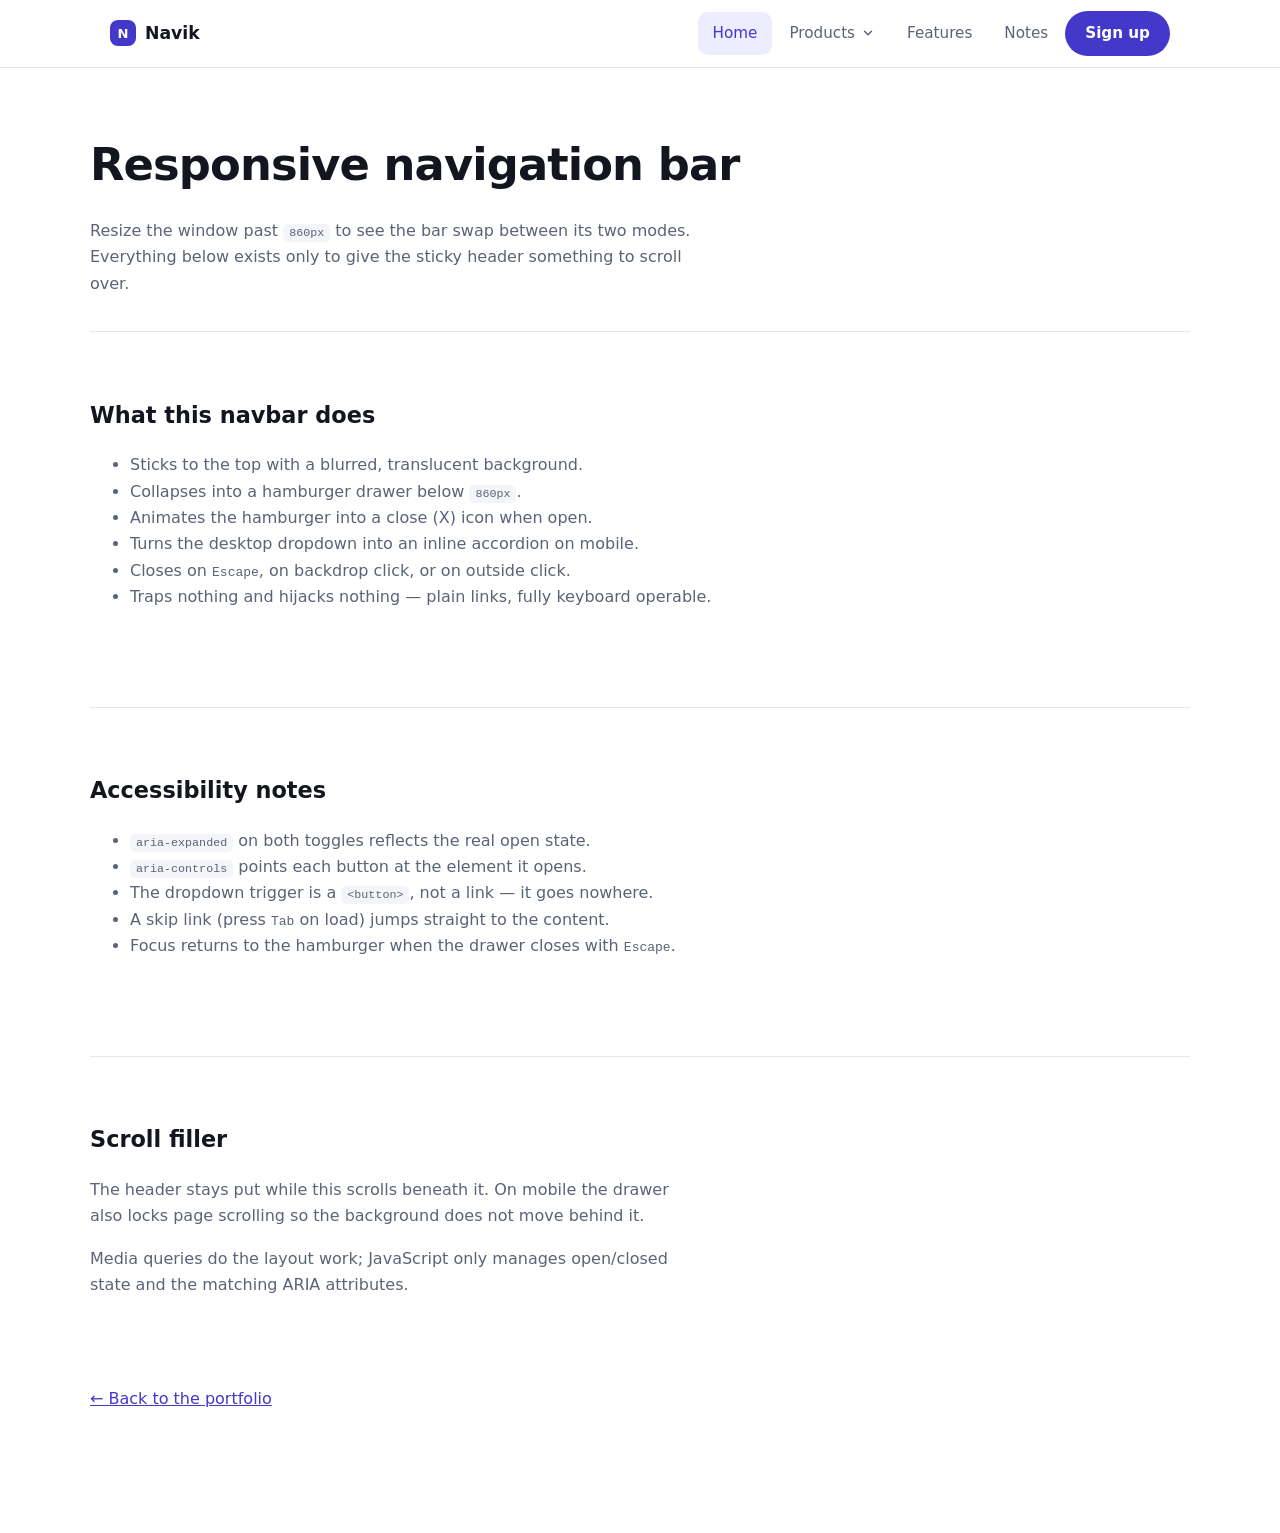
<file: tasks/03-navbar/index.html>
<!DOCTYPE html>
<html lang="en">
<head>
  <meta charset="UTF-8" />
  <meta name="viewport" content="width=device-width, initial-scale=1.0" />
  <title>Task 3 — Responsive Navigation Bar</title>
  <meta name="description" content="A sticky, accessible navigation bar with a dropdown and a mobile drawer." />
  <link rel="stylesheet" href="style.css" />
</head>

<body>
  <a class="skip-link" href="#content">Skip to content</a>

  <header class="navbar">
    <nav class="wrap" aria-label="Primary">
      <a class="logo" href="#content">
        <span class="dot" aria-hidden="true">N</span> Navik
      </a>

      <ul class="menu" id="menu">
        <li><a href="#content" class="active">Home</a></li>

        <li class="dropdown">
          <button class="dropdown-btn" type="button" aria-expanded="false" aria-controls="products-menu">
            Products
            <svg viewBox="0 0 24 24" fill="none" stroke="currentColor" stroke-width="2.5" stroke-linecap="round" stroke-linejoin="round" aria-hidden="true">
              <path d="m6 9 6 6 6-6" />
            </svg>
          </button>
          <ul class="dropdown-menu" id="products-menu">
            <li><a href="#features">Analytics <small>Dashboards and reports</small></a></li>
            <li><a href="#features">Automation <small>Rules and workflows</small></a></li>
            <li><a href="#features">Integrations <small>Connect your stack</small></a></li>
          </ul>
        </li>

        <li><a href="#features">Features</a></li>
        <li><a href="#notes">Notes</a></li>
        <li><a href="#content" class="cta-link">Sign up</a></li>
      </ul>

      <button class="hamburger" id="hamburger" type="button" aria-expanded="false" aria-controls="menu" aria-label="Open menu">
        <span class="lines" aria-hidden="true"></span>
      </button>
    </nav>
  </header>

  <div class="backdrop" id="backdrop" hidden></div>

  <main class="wrap demo" id="content">
    <h1>Responsive navigation bar</h1>
    <p class="lead">
      Resize the window past <code>860px</code> to see the bar swap between its two
      modes. Everything below exists only to give the sticky header something to
      scroll over.
    </p>

    <section id="features">
      <h2>What this navbar does</h2>
      <ul>
        <li>Sticks to the top with a blurred, translucent background.</li>
        <li>Collapses into a hamburger drawer below <code>860px</code>.</li>
        <li>Animates the hamburger into a close (X) icon when open.</li>
        <li>Turns the desktop dropdown into an inline accordion on mobile.</li>
        <li>Closes on <kbd>Escape</kbd>, on backdrop click, or on outside click.</li>
        <li>Traps nothing and hijacks nothing — plain links, fully keyboard operable.</li>
      </ul>
    </section>

    <section id="notes">
      <h2>Accessibility notes</h2>
      <ul>
        <li><code>aria-expanded</code> on both toggles reflects the real open state.</li>
        <li><code>aria-controls</code> points each button at the element it opens.</li>
        <li>The dropdown trigger is a <code>&lt;button&gt;</code>, not a link — it goes nowhere.</li>
        <li>A skip link (press <kbd>Tab</kbd> on load) jumps straight to the content.</li>
        <li>Focus returns to the hamburger when the drawer closes with <kbd>Escape</kbd>.</li>
      </ul>
    </section>

    <section>
      <h2>Scroll filler</h2>
      <p class="lead">
        The header stays put while this scrolls beneath it. On mobile the drawer
        also locks page scrolling so the background does not move behind it.
      </p>
      <p class="lead">
        Media queries do the layout work; JavaScript only manages open/closed state
        and the matching ARIA attributes.
      </p>
    </section>

    <a class="back" href="../../index.html">&larr; Back to the portfolio</a>
  </main>

  <script src="script.js"></script>
</body>
</html>
</file>
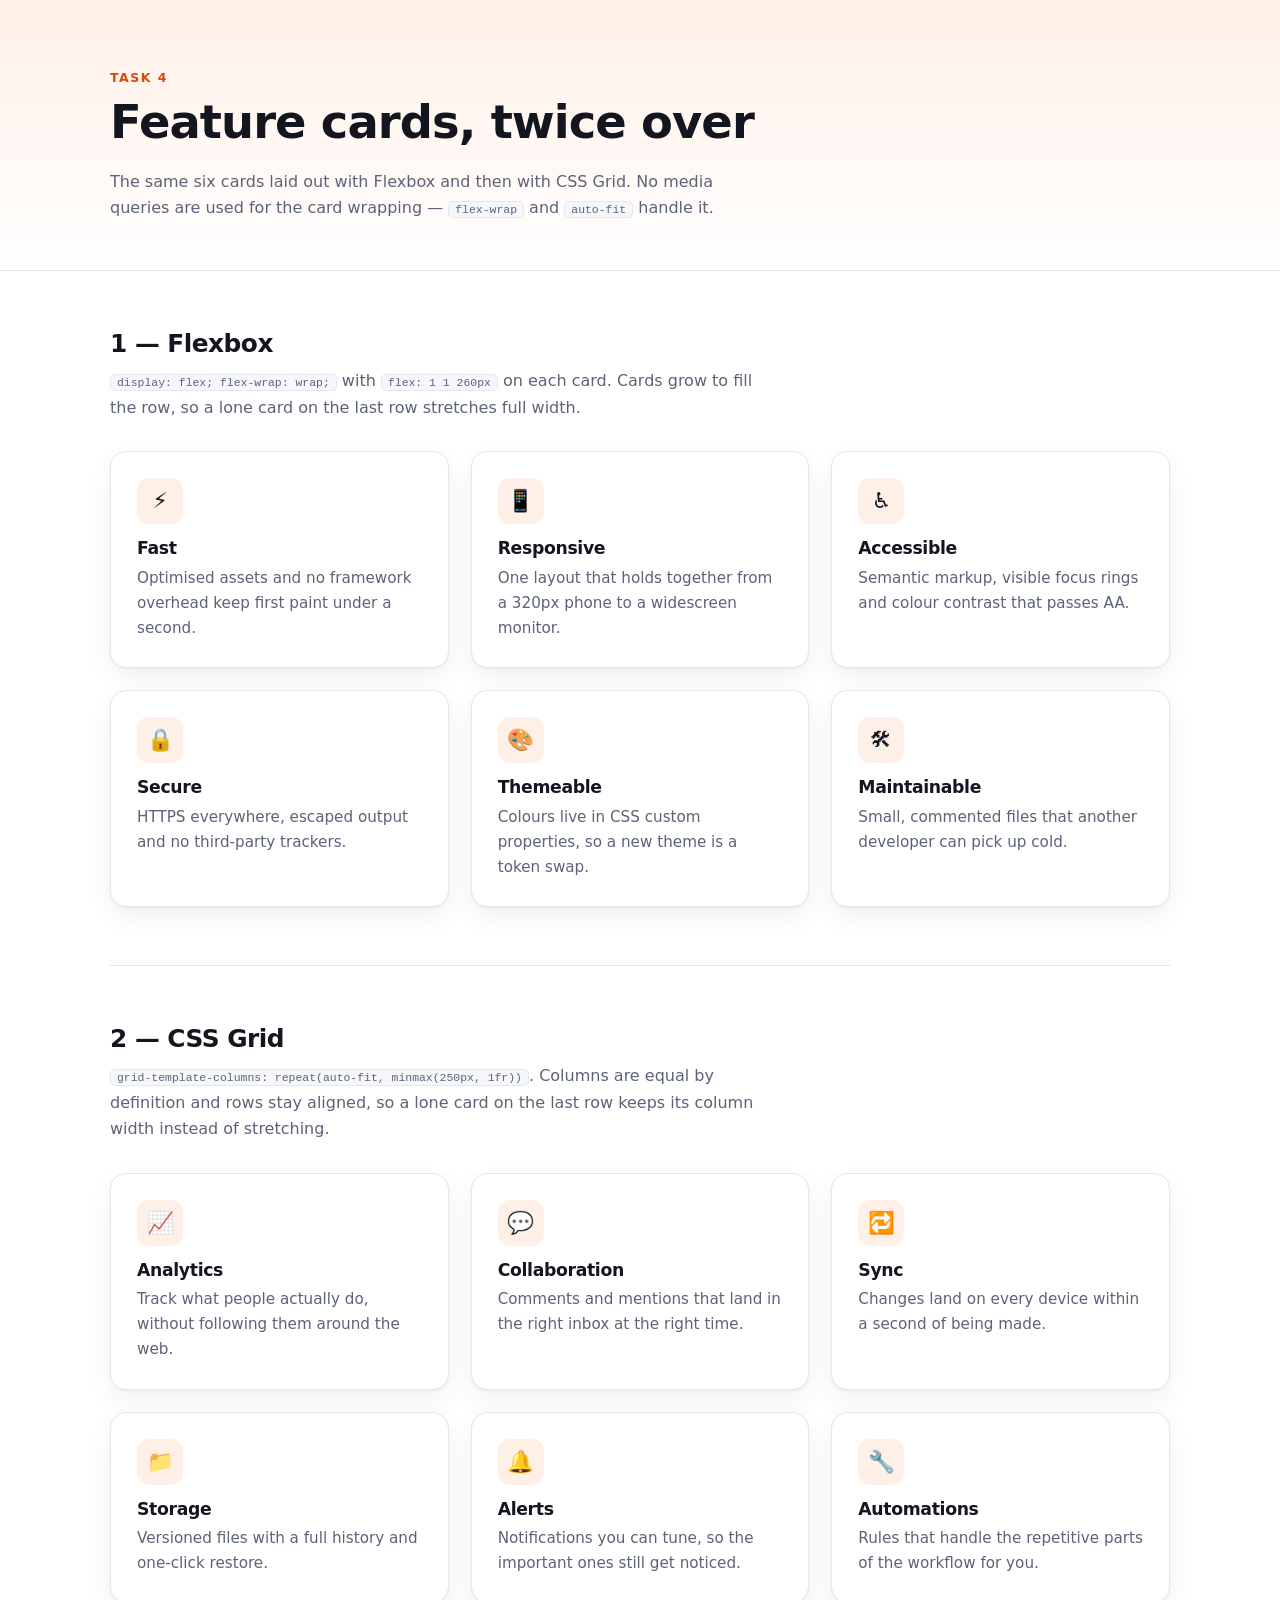
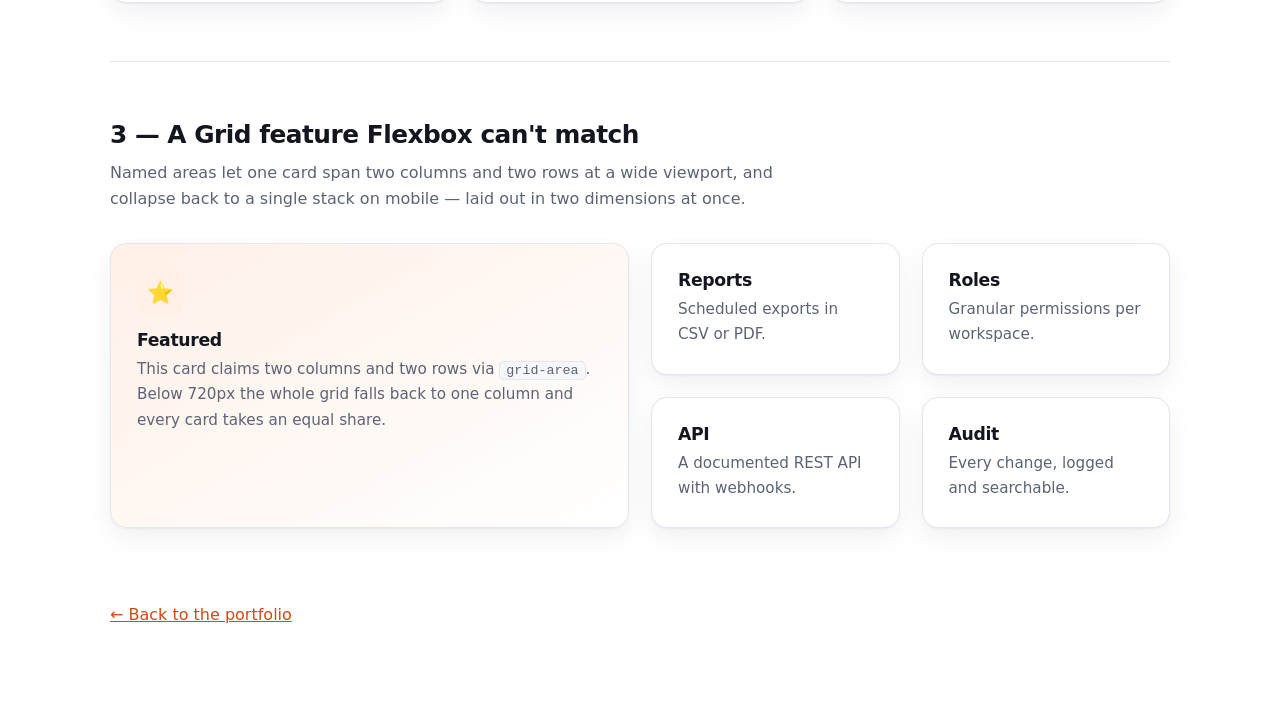
<file: tasks/04-feature-cards/index.html>
<!DOCTYPE html>
<html lang="en">
<head>
  <meta charset="UTF-8" />
  <meta name="viewport" content="width=device-width, initial-scale=1.0" />
  <title>Task 4 — Responsive Feature Cards (Flexbox &amp; Grid)</title>
  <meta name="description" content="The same card set built twice — once with Flexbox, once with CSS Grid — to compare how each handles wrapping." />
  <link rel="stylesheet" href="style.css" />
</head>

<!-- Task 4: responsive feature cards using Flexbox/Grid.
     Building the same six cards with both layout systems makes the difference
     obvious: Flexbox distributes leftover space along one axis, Grid keeps
     tracks aligned in two. Resize the window and watch the last row. -->

<body>
  <header class="page-head">
    <div class="wrap">
      <span class="eyebrow">Task 4</span>
      <h1>Feature cards, twice over</h1>
      <p>
        The same six cards laid out with Flexbox and then with CSS Grid. No media
        queries are used for the card wrapping — <code>flex-wrap</code> and
        <code>auto-fit</code> handle it.
      </p>
    </div>
  </header>

  <main class="wrap">

    <section>
      <div class="section-head">
        <h2>1 — Flexbox</h2>
        <p>
          <code>display: flex; flex-wrap: wrap;</code> with
          <code>flex: 1 1 260px</code> on each card. Cards grow to fill the row,
          so a lone card on the last row stretches full width.
        </p>
      </div>

      <div class="cards flex-cards">
        <article class="card">
          <div class="ico" aria-hidden="true">&#9889;</div>
          <h3>Fast</h3>
          <p>Optimised assets and no framework overhead keep first paint under a second.</p>
        </article>
        <article class="card">
          <div class="ico" aria-hidden="true">&#128241;</div>
          <h3>Responsive</h3>
          <p>One layout that holds together from a 320px phone to a widescreen monitor.</p>
        </article>
        <article class="card">
          <div class="ico" aria-hidden="true">&#9855;</div>
          <h3>Accessible</h3>
          <p>Semantic markup, visible focus rings and colour contrast that passes AA.</p>
        </article>
        <article class="card">
          <div class="ico" aria-hidden="true">&#128274;</div>
          <h3>Secure</h3>
          <p>HTTPS everywhere, escaped output and no third-party trackers.</p>
        </article>
        <article class="card">
          <div class="ico" aria-hidden="true">&#127912;</div>
          <h3>Themeable</h3>
          <p>Colours live in CSS custom properties, so a new theme is a token swap.</p>
        </article>
        <article class="card">
          <div class="ico" aria-hidden="true">&#128736;</div>
          <h3>Maintainable</h3>
          <p>Small, commented files that another developer can pick up cold.</p>
        </article>
      </div>
    </section>

    <section>
      <div class="section-head">
        <h2>2 — CSS Grid</h2>
        <p>
          <code>grid-template-columns: repeat(auto-fit, minmax(250px, 1fr))</code>.
          Columns are equal by definition and rows stay aligned, so a lone card on
          the last row keeps its column width instead of stretching.
        </p>
      </div>

      <div class="cards grid-cards">
        <article class="card">
          <div class="ico" aria-hidden="true">&#128200;</div>
          <h3>Analytics</h3>
          <p>Track what people actually do, without following them around the web.</p>
        </article>
        <article class="card">
          <div class="ico" aria-hidden="true">&#128172;</div>
          <h3>Collaboration</h3>
          <p>Comments and mentions that land in the right inbox at the right time.</p>
        </article>
        <article class="card">
          <div class="ico" aria-hidden="true">&#128257;</div>
          <h3>Sync</h3>
          <p>Changes land on every device within a second of being made.</p>
        </article>
        <article class="card">
          <div class="ico" aria-hidden="true">&#128193;</div>
          <h3>Storage</h3>
          <p>Versioned files with a full history and one-click restore.</p>
        </article>
        <article class="card">
          <div class="ico" aria-hidden="true">&#128276;</div>
          <h3>Alerts</h3>
          <p>Notifications you can tune, so the important ones still get noticed.</p>
        </article>
        <article class="card">
          <div class="ico" aria-hidden="true">&#128295;</div>
          <h3>Automations</h3>
          <p>Rules that handle the repetitive parts of the workflow for you.</p>
        </article>
      </div>
    </section>

    <section>
      <div class="section-head">
        <h2>3 — A Grid feature Flexbox can't match</h2>
        <p>
          Named areas let one card span two columns and two rows at a wide viewport,
          and collapse back to a single stack on mobile — laid out in two dimensions
          at once.
        </p>
      </div>

      <div class="bento">
        <article class="card feature-lg">
          <div class="ico" aria-hidden="true">&#11088;</div>
          <h3>Featured</h3>
          <p>
            This card claims two columns and two rows via <code>grid-area</code>.
            Below 720px the whole grid falls back to one column and every card
            takes an equal share.
          </p>
        </article>
        <article class="card"><h3>Reports</h3><p>Scheduled exports in CSV or PDF.</p></article>
        <article class="card"><h3>Roles</h3><p>Granular permissions per workspace.</p></article>
        <article class="card"><h3>API</h3><p>A documented REST API with webhooks.</p></article>
        <article class="card"><h3>Audit</h3><p>Every change, logged and searchable.</p></article>
      </div>
    </section>

    <p><a class="back" href="../../index.html">&larr; Back to the portfolio</a></p>
  </main>
</body>
</html>
</file>
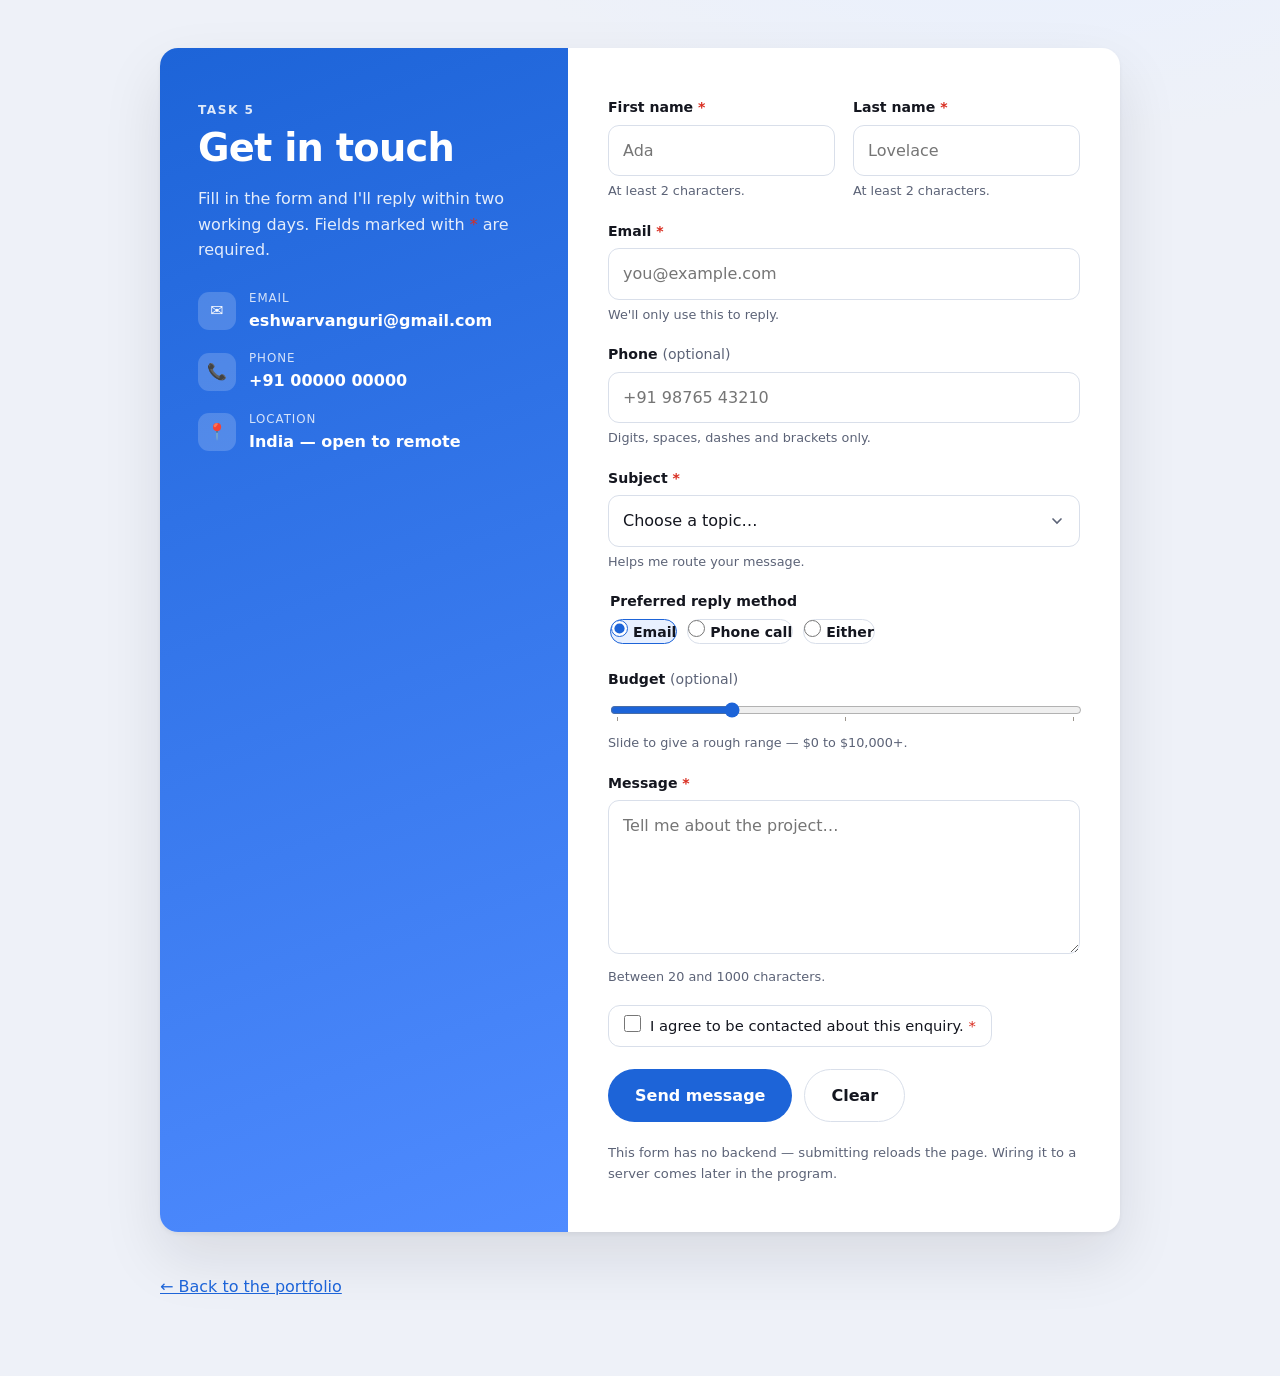
<file: tasks/05-contact-form/index.html>
<!DOCTYPE html>
<html lang="en">
<head>
  <meta charset="UTF-8" />
  <meta name="viewport" content="width=device-width, initial-scale=1.0" />
  <title>Task 5 — Contact Form</title>
  <meta name="description" content="An accessible contact form built with HTML5 and CSS3, using native validation only." />
  <link rel="stylesheet" href="style.css" />
</head>

<!-- Task 5: build a contact form with HTML & CSS.
     No JavaScript here on purpose — validation is entirely native
     (required, type, pattern, minlength) and the error styling is driven by
     the :user-invalid / :invalid pseudo-classes. -->

<body>
  <main class="page">
    <div class="card">
      <div class="intro">
        <span class="eyebrow">Task 5</span>
        <h1>Get in touch</h1>
        <p>
          Fill in the form and I'll reply within two working days. Fields marked
          with <span class="req" aria-hidden="true">*</span> are required.
        </p>

        <ul class="details">
          <li>
            <span class="ico" aria-hidden="true">&#9993;</span>
            <div><small>Email</small><a href="mailto:eshwarvanguri@gmail.com">eshwarvanguri@gmail.com</a></div>
          </li>
          <li>
            <span class="ico" aria-hidden="true">&#128222;</span>
            <div><small>Phone</small><a href="tel:+910000000000">+91 00000 00000</a></div>
          </li>
          <li>
            <span class="ico" aria-hidden="true">&#128205;</span>
            <div><small>Location</small><span>India — open to remote</span></div>
          </li>
        </ul>
      </div>

      <form class="form" action="#" method="post">
        <div class="row">
          <div class="field">
            <label for="first">First name <span class="req" aria-hidden="true">*</span></label>
            <input type="text" id="first" name="first" autocomplete="given-name" placeholder="Ada" required minlength="2" />
            <span class="hint">At least 2 characters.</span>
          </div>

          <div class="field">
            <label for="last">Last name <span class="req" aria-hidden="true">*</span></label>
            <input type="text" id="last" name="last" autocomplete="family-name" placeholder="Lovelace" required minlength="2" />
            <span class="hint">At least 2 characters.</span>
          </div>
        </div>

        <div class="field">
          <label for="email">Email <span class="req" aria-hidden="true">*</span></label>
          <input type="email" id="email" name="email" autocomplete="email" placeholder="you@example.com" required />
          <span class="hint">We'll only use this to reply.</span>
        </div>

        <div class="field">
          <label for="phone">Phone <span class="optional">(optional)</span></label>
          <input type="tel" id="phone" name="phone" autocomplete="tel" placeholder="+91 98765 43210"
                 pattern="[+]?[0-9\s\-()]{7,18}" />
          <span class="hint">Digits, spaces, dashes and brackets only.</span>
        </div>

        <div class="field">
          <label for="subject">Subject <span class="req" aria-hidden="true">*</span></label>
          <select id="subject" name="subject" required>
            <option value="" selected disabled>Choose a topic…</option>
            <option value="project">New project</option>
            <option value="freelance">Freelance work</option>
            <option value="job">Job opportunity</option>
            <option value="other">Something else</option>
          </select>
          <span class="hint">Helps me route your message.</span>
        </div>

        <fieldset class="field">
          <legend>Preferred reply method</legend>
          <div class="radios">
            <label class="choice">
              <input type="radio" name="reply" value="email" checked />
              <span>Email</span>
            </label>
            <label class="choice">
              <input type="radio" name="reply" value="phone" />
              <span>Phone call</span>
            </label>
            <label class="choice">
              <input type="radio" name="reply" value="either" />
              <span>Either</span>
            </label>
          </div>
        </fieldset>

        <div class="field">
          <label for="budget">Budget <span class="optional">(optional)</span></label>
          <input type="range" id="budget" name="budget" min="0" max="10000" step="500" value="2500"
                 list="budget-steps" />
          <datalist id="budget-steps">
            <option value="0" label="$0"></option>
            <option value="5000"></option>
            <option value="10000" label="$10k+"></option>
          </datalist>
          <span class="hint">Slide to give a rough range — $0 to $10,000+.</span>
        </div>

        <div class="field">
          <label for="message">Message <span class="req" aria-hidden="true">*</span></label>
          <textarea id="message" name="message" rows="5" placeholder="Tell me about the project…"
                    required minlength="20" maxlength="1000"></textarea>
          <span class="hint">Between 20 and 1000 characters.</span>
        </div>

        <label class="choice consent">
          <input type="checkbox" name="consent" required />
          <span>I agree to be contacted about this enquiry. <span class="req" aria-hidden="true">*</span></span>
        </label>

        <div class="actions">
          <button class="btn btn-primary" type="submit">Send message</button>
          <button class="btn btn-ghost" type="reset">Clear</button>
        </div>

        <p class="footnote">
          This form has no backend — submitting reloads the page. Wiring it to a
          server comes later in the program.
        </p>
      </form>
    </div>

    <p><a class="back" href="../../index.html">&larr; Back to the portfolio</a></p>
  </main>
</body>
</html>
</file>
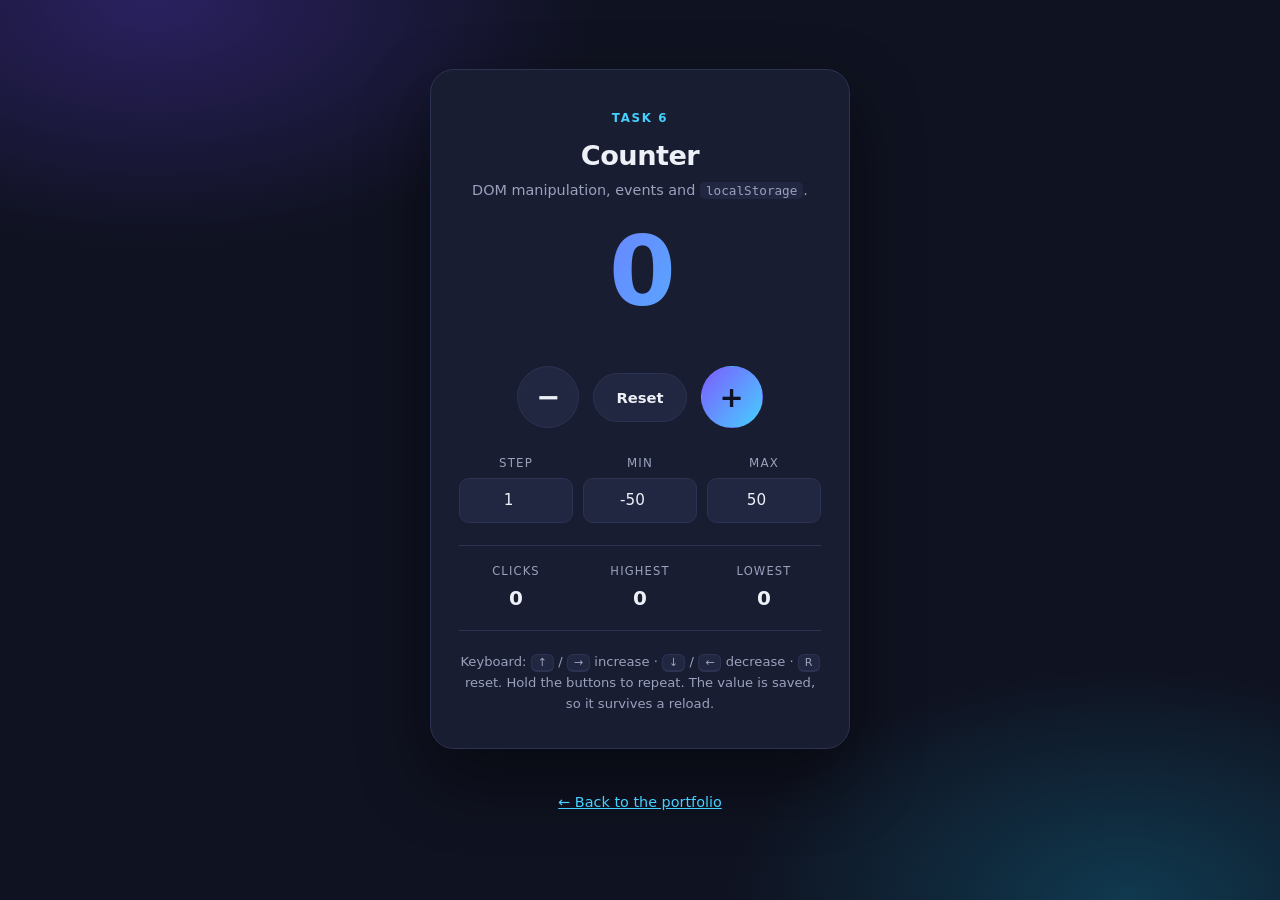
<file: tasks/06-counter-app/index.html>
<!DOCTYPE html>
<html lang="en">
<head>
  <meta charset="UTF-8" />
  <meta name="viewport" content="width=device-width, initial-scale=1.0" />
  <title>Task 6 — JavaScript Counter App</title>
  <meta name="description" content="A counter app built with ES6+ JavaScript and DOM events, with a step size, limits, keyboard shortcuts and persistence." />
  <link rel="stylesheet" href="style.css" />
</head>

<body>
  <main class="app">
    <section class="counter card" aria-labelledby="counter-title">
      <header>
        <span class="eyebrow">Task 6</span>
        <h1 id="counter-title">Counter</h1>
        <p class="sub">DOM manipulation, events and <code>localStorage</code>.</p>
      </header>

      <output class="value" id="value" aria-live="polite" aria-atomic="true">0</output>
      <p class="limit-msg" id="limit-msg" role="status" aria-live="polite"></p>

      <div class="controls">
        <button class="btn round" id="decrement" type="button" aria-label="Decrease">&minus;</button>
        <button class="btn reset" id="reset" type="button">Reset</button>
        <button class="btn round primary" id="increment" type="button" aria-label="Increase">+</button>
      </div>

      <div class="settings">
        <div class="setting">
          <label for="step">Step</label>
          <input type="number" id="step" value="1" min="1" max="100" />
        </div>
        <div class="setting">
          <label for="min">Min</label>
          <input type="number" id="min" value="-50" />
        </div>
        <div class="setting">
          <label for="max">Max</label>
          <input type="number" id="max" value="50" />
        </div>
      </div>

      <dl class="stats">
        <div><dt>Clicks</dt><dd id="clicks">0</dd></div>
        <div><dt>Highest</dt><dd id="highest">0</dd></div>
        <div><dt>Lowest</dt><dd id="lowest">0</dd></div>
      </dl>

      <p class="keys">
        Keyboard: <kbd>&uarr;</kbd> / <kbd>&rarr;</kbd> increase ·
        <kbd>&darr;</kbd> / <kbd>&larr;</kbd> decrease ·
        <kbd>R</kbd> reset. Hold the buttons to repeat. The value is saved,
        so it survives a reload.
      </p>
    </section>

    <p><a class="back" href="../../index.html">&larr; Back to the portfolio</a></p>
  </main>

  <script src="script.js"></script>
</body>
</html>
</file>
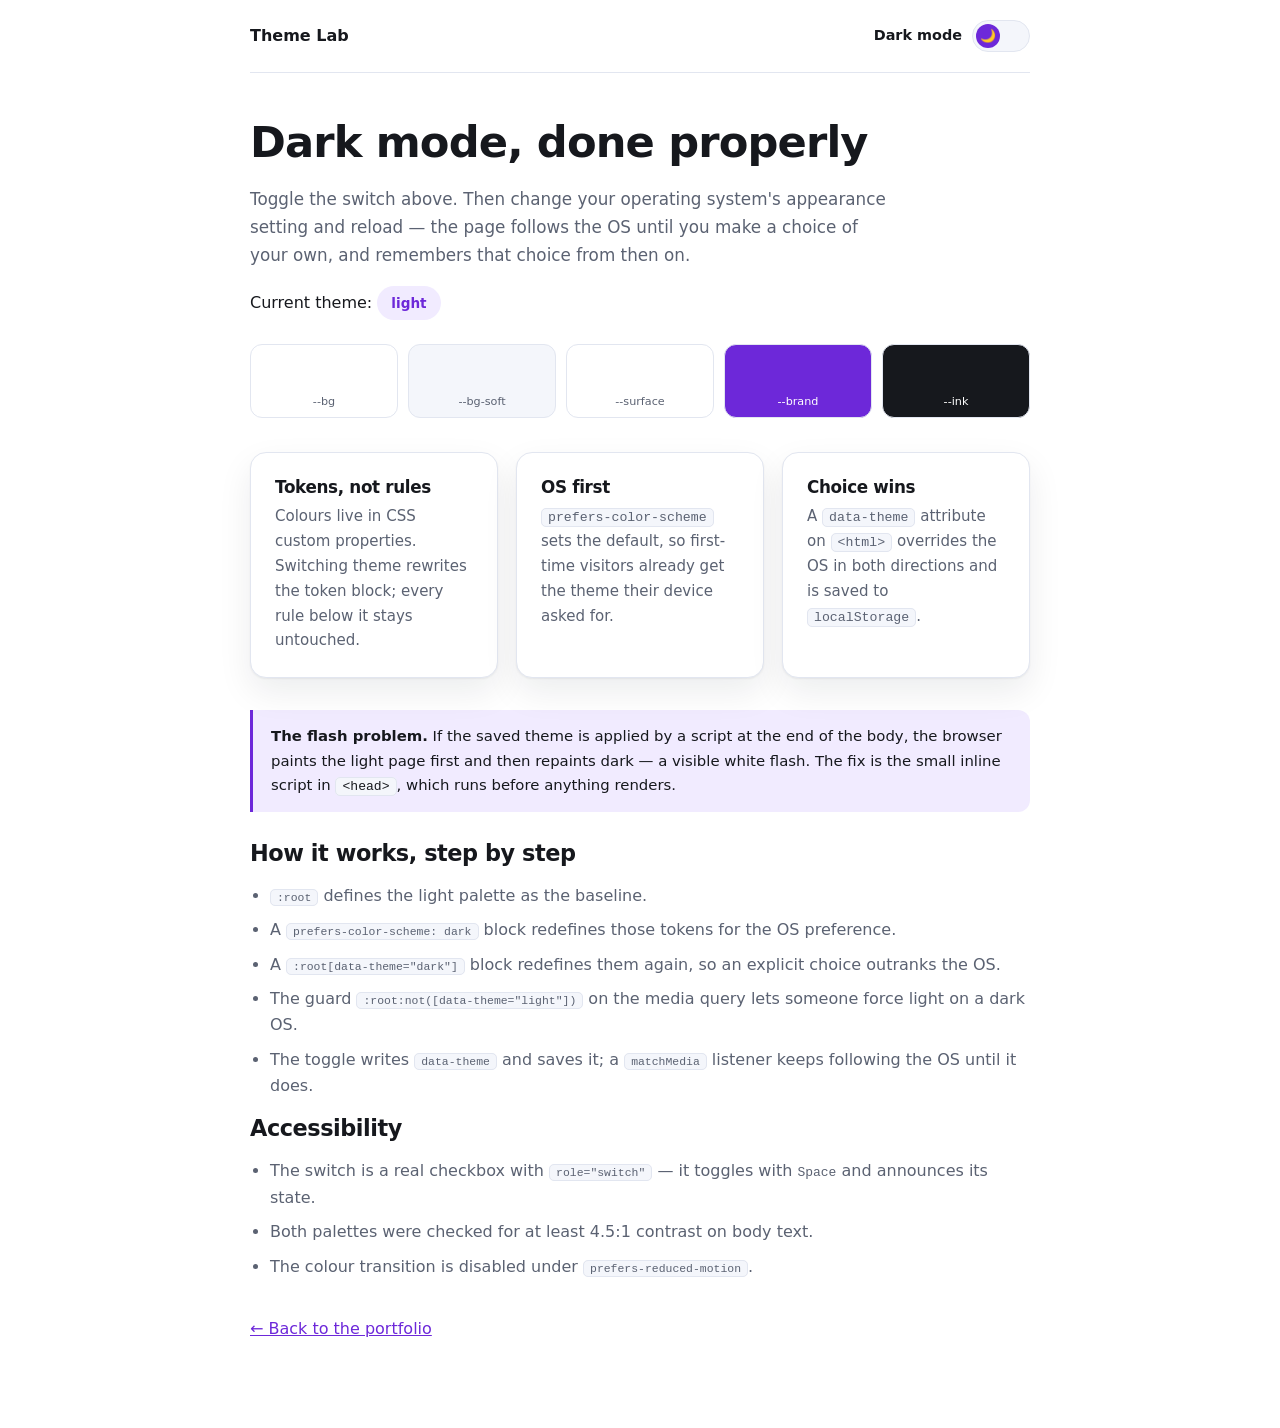
<file: tasks/07-dark-mode/index.html>
<!DOCTYPE html>
<html lang="en">
<head>
  <meta charset="UTF-8" />
  <meta name="viewport" content="width=device-width, initial-scale=1.0" />
  <title>Task 7 — Dark Mode Toggle</title>
  <meta name="description" content="A dark mode toggle built on CSS custom properties, respecting the OS preference and remembering the visitor's choice." />
  <link rel="stylesheet" href="style.css" />

  <script>
    /* Runs before the body parses. Reading the saved theme here — rather than
       in the deferred script — is what prevents the white flash on load. */
    (() => {
      const saved = localStorage.getItem('theme');
      if (saved === 'dark' || saved === 'light') {
        document.documentElement.dataset.theme = saved;
      }
    })();
  </script>
</head>

<body>
  <div class="wrap">
    <header class="top">
      <span class="brand">Theme Lab</span>

      <label class="switch" for="theme-switch">
        <span id="switch-label">Dark mode</span>
        <input type="checkbox" id="theme-switch" role="switch" aria-labelledby="switch-label" />
        <span class="track" aria-hidden="true">
          <span class="thumb">
            <span class="icon-moon">&#127769;</span>
            <span class="icon-sun">&#9728;</span>
          </span>
        </span>
      </label>
    </header>

    <main>
      <h1>Dark mode, done properly</h1>
      <p class="lead">
        Toggle the switch above. Then change your operating system's appearance
        setting and reload — the page follows the OS until you make a choice of
        your own, and remembers that choice from then on.
      </p>

      <p>Current theme: <span class="status" id="status">light</span></p>

      <div class="swatches">
        <div class="swatch sw-bg">--bg</div>
        <div class="swatch sw-soft">--bg-soft</div>
        <div class="swatch sw-surface">--surface</div>
        <div class="swatch sw-brand">--brand</div>
        <div class="swatch sw-ink">--ink</div>
      </div>

      <div class="grid">
        <article class="card">
          <h3>Tokens, not rules</h3>
          <p>Colours live in CSS custom properties. Switching theme rewrites the token block; every rule below it stays untouched.</p>
        </article>
        <article class="card">
          <h3>OS first</h3>
          <p><code>prefers-color-scheme</code> sets the default, so first-time visitors already get the theme their device asked for.</p>
        </article>
        <article class="card">
          <h3>Choice wins</h3>
          <p>A <code>data-theme</code> attribute on <code>&lt;html&gt;</code> overrides the OS in both directions and is saved to <code>localStorage</code>.</p>
        </article>
      </div>

      <div class="note">
        <p>
          <strong>The flash problem.</strong> If the saved theme is applied by a
          script at the end of the body, the browser paints the light page first
          and then repaints dark — a visible white flash. The fix is the small
          inline script in <code>&lt;head&gt;</code>, which runs before anything
          renders.
        </p>
      </div>

      <h2>How it works, step by step</h2>
      <ul class="plain">
        <li><code>:root</code> defines the light palette as the baseline.</li>
        <li>A <code>prefers-color-scheme: dark</code> block redefines those tokens for the OS preference.</li>
        <li>A <code>:root[data-theme="dark"]</code> block redefines them again, so an explicit choice outranks the OS.</li>
        <li>The guard <code>:root:not([data-theme="light"])</code> on the media query lets someone force light on a dark OS.</li>
        <li>The toggle writes <code>data-theme</code> and saves it; a <code>matchMedia</code> listener keeps following the OS until it does.</li>
      </ul>

      <h2>Accessibility</h2>
      <ul class="plain">
        <li>The switch is a real checkbox with <code>role="switch"</code> — it toggles with <kbd>Space</kbd> and announces its state.</li>
        <li>Both palettes were checked for at least 4.5:1 contrast on body text.</li>
        <li>The colour transition is disabled under <code>prefers-reduced-motion</code>.</li>
      </ul>

      <p><a class="back" href="../../index.html">&larr; Back to the portfolio</a></p>
    </main>
  </div>

  <script src="script.js"></script>
</body>
</html>
</file>
<file: assets/css/style.css>
/* ==========================================================================
   Portfolio — design tokens
   Light palette lives on :root. Dark overrides come from the OS preference
   and from the [data-theme] attribute the toggle writes onto <html>.
   ========================================================================== */

:root {
  --bg: #ffffff;
  --bg-soft: #f4f6fb;
  --surface: #ffffff;
  --border: #e2e6f0;
  --text: #16181d;
  --text-muted: #5b6272;
  --accent: #3b5bfd;
  --accent-soft: #eaeeff;
  --accent-contrast: #ffffff;
  --shadow: 0 1px 2px rgba(16, 20, 40, .06), 0 8px 24px rgba(16, 20, 40, .07);

  --radius: 14px;
  --wrap: 1100px;
  --nav-h: 68px;
  --sans: system-ui, -apple-system, "Segoe UI", Roboto, Helvetica, Arial, sans-serif;
}

@media (prefers-color-scheme: dark) {
  :root:not([data-theme="light"]) {
    --bg: #0e1117;
    --bg-soft: #141922;
    --surface: #161b24;
    --border: #262d3a;
    --text: #e8ebf2;
    --text-muted: #99a2b5;
    --accent: #7f96ff;
    --accent-soft: #1b2340;
    --accent-contrast: #0e1117;
    --shadow: 0 1px 2px rgba(0, 0, 0, .3), 0 8px 24px rgba(0, 0, 0, .35);
  }
}

:root[data-theme="dark"] {
  --bg: #0e1117;
  --bg-soft: #141922;
  --surface: #161b24;
  --border: #262d3a;
  --text: #e8ebf2;
  --text-muted: #99a2b5;
  --accent: #7f96ff;
  --accent-soft: #1b2340;
  --accent-contrast: #0e1117;
  --shadow: 0 1px 2px rgba(0, 0, 0, .3), 0 8px 24px rgba(0, 0, 0, .35);
}

/* ---------- base ---------- */

*,
*::before,
*::after { box-sizing: border-box; }

html {
  scroll-behavior: smooth;
  scroll-padding-top: calc(var(--nav-h) + 16px);
}

body {
  margin: 0;
  background: var(--bg);
  color: var(--text);
  font-family: var(--sans);
  font-size: 17px;
  line-height: 1.65;
  -webkit-font-smoothing: antialiased;
}

img { max-width: 100%; display: block; }

a { color: var(--accent); }

h1, h2, h3 {
  line-height: 1.2;
  letter-spacing: -.02em;
  margin: 0 0 .5em;
}

h1 { font-size: clamp(2.1rem, 6vw, 3.4rem); }
h2 { font-size: clamp(1.6rem, 4vw, 2.2rem); }
h3 { font-size: 1.15rem; }

:focus-visible {
  outline: 3px solid var(--accent);
  outline-offset: 3px;
  border-radius: 4px;
}

.wrap {
  width: 100%;
  max-width: var(--wrap);
  margin-inline: auto;
  padding-inline: 20px;
}

.skip-link {
  position: absolute;
  left: -9999px;
  top: 8px;
  background: var(--accent);
  color: var(--accent-contrast);
  padding: 10px 16px;
  border-radius: 8px;
  z-index: 100;
}
.skip-link:focus { left: 12px; }

section { padding: 84px 0; }
section:nth-of-type(even) { background: var(--bg-soft); }

.section-head { max-width: 620px; margin-bottom: 40px; }
.section-head p { color: var(--text-muted); margin: 0; }

.eyebrow {
  display: inline-block;
  font-size: .78rem;
  font-weight: 700;
  letter-spacing: .12em;
  text-transform: uppercase;
  color: var(--accent);
  margin-bottom: 8px;
}

/* ---------- buttons ---------- */

.btn {
  display: inline-flex;
  align-items: center;
  gap: 8px;
  padding: 12px 22px;
  border-radius: 999px;
  border: 1px solid transparent;
  font: inherit;
  font-weight: 600;
  text-decoration: none;
  cursor: pointer;
  transition: transform .15s ease, background-color .15s ease, border-color .15s ease;
}
.btn:hover { transform: translateY(-2px); }
.btn-primary { background: var(--accent); color: var(--accent-contrast); }
.btn-ghost {
  background: transparent;
  color: var(--text);
  border-color: var(--border);
}
.btn-ghost:hover { border-color: var(--accent); }

/* ---------- navigation ---------- */

.nav {
  position: sticky;
  top: 0;
  z-index: 50;
  height: var(--nav-h);
  display: flex;
  align-items: center;
  background: color-mix(in srgb, var(--bg) 88%, transparent);
  backdrop-filter: blur(10px);
  border-bottom: 1px solid var(--border);
}

.nav .wrap {
  display: flex;
  align-items: center;
  gap: 16px;
}

.brand {
  font-weight: 800;
  font-size: 1.05rem;
  letter-spacing: -.02em;
  text-decoration: none;
  color: var(--text);
  margin-right: auto;
}
.brand span { color: var(--accent); }

.nav-links {
  display: flex;
  align-items: center;
  gap: 4px;
  list-style: none;
  margin: 0;
  padding: 0;
}

.nav-links a {
  display: block;
  padding: 8px 14px;
  border-radius: 999px;
  color: var(--text-muted);
  text-decoration: none;
  font-size: .95rem;
  font-weight: 500;
}
.nav-links a:hover { color: var(--text); background: var(--bg-soft); }
.nav-links a.active { color: var(--accent); background: var(--accent-soft); }

.icon-btn {
  display: grid;
  place-items: center;
  width: 40px;
  height: 40px;
  flex: 0 0 auto;
  border: 1px solid var(--border);
  border-radius: 50%;
  background: var(--surface);
  color: var(--text);
  cursor: pointer;
  padding: 0;
}
.icon-btn:hover { border-color: var(--accent); }
.icon-btn svg { width: 20px; height: 20px; }

/* The toggle shows one glyph at a time; the other is hidden per theme. */
.icon-sun { display: none; }
:root[data-theme="dark"] .icon-sun { display: block; }
:root[data-theme="dark"] .icon-moon { display: none; }
@media (prefers-color-scheme: dark) {
  :root:not([data-theme="light"]) .icon-sun { display: block; }
  :root:not([data-theme="light"]) .icon-moon { display: none; }
}

.nav-toggle { display: none; }

/* ---------- hero ---------- */

.hero {
  padding: 96px 0 84px;
  background:
    radial-gradient(900px 420px at 12% -10%, var(--accent-soft), transparent 70%),
    var(--bg);
}

.hero-grid {
  display: grid;
  grid-template-columns: 1.25fr .75fr;
  gap: 56px;
  align-items: center;
}

.hero p.lead {
  font-size: 1.1rem;
  color: var(--text-muted);
  max-width: 52ch;
  margin: 0 0 28px;
}

.hero-actions { display: flex; flex-wrap: wrap; gap: 12px; }

.avatar {
  aspect-ratio: 1;
  border-radius: 50%;
  display: grid;
  place-items: center;
  background: linear-gradient(140deg, var(--accent), color-mix(in srgb, var(--accent) 45%, var(--bg-soft)));
  color: var(--accent-contrast);
  font-size: clamp(3rem, 9vw, 5.5rem);
  font-weight: 800;
  letter-spacing: -.04em;
  box-shadow: var(--shadow);
}

/* ---------- cards / grids ---------- */

.card {
  background: var(--surface);
  border: 1px solid var(--border);
  border-radius: var(--radius);
  padding: 26px;
  box-shadow: var(--shadow);
}

.grid {
  display: grid;
  gap: 22px;
  grid-template-columns: repeat(auto-fit, minmax(260px, 1fr));
}

.card-icon {
  display: grid;
  place-items: center;
  width: 44px;
  height: 44px;
  border-radius: 12px;
  background: var(--accent-soft);
  color: var(--accent);
  font-size: 1.3rem;
  margin-bottom: 14px;
}

.card h3 { margin-bottom: 6px; }
.card p { margin: 0; color: var(--text-muted); font-size: .96rem; }

/* about */

.about-grid {
  display: grid;
  grid-template-columns: 1.4fr 1fr;
  gap: 44px;
  align-items: start;
}

.stats {
  display: grid;
  grid-template-columns: repeat(2, 1fr);
  gap: 16px;
}
.stat { text-align: center; padding: 20px 12px; }
.stat b { display: block; font-size: 1.9rem; color: var(--accent); line-height: 1; }
.stat span { font-size: .85rem; color: var(--text-muted); }

/* skills */

.skill-group h3 { margin-bottom: 14px; }

.tags { display: flex; flex-wrap: wrap; gap: 8px; list-style: none; margin: 0; padding: 0; }
.tags li {
  padding: 6px 14px;
  border-radius: 999px;
  background: var(--accent-soft);
  color: var(--accent);
  font-size: .88rem;
  font-weight: 600;
}

/* projects */

.project { display: flex; flex-direction: column; }
.project .thumb {
  height: 150px;
  margin: -26px -26px 20px;
  border-radius: var(--radius) var(--radius) 0 0;
  display: grid;
  place-items: center;
  font-size: 2.6rem;
  background: linear-gradient(135deg, var(--accent-soft), color-mix(in srgb, var(--accent) 22%, var(--surface)));
}
.project .links { display: flex; gap: 16px; margin-top: 18px; }
.project .links a { font-size: .92rem; font-weight: 600; text-decoration: none; }
.project .links a:hover { text-decoration: underline; }

/* ---------- contact form ---------- */

.contact-grid {
  display: grid;
  grid-template-columns: 1fr 1.2fr;
  gap: 44px;
  align-items: start;
}

.field { margin-bottom: 18px; }
.field label {
  display: block;
  font-size: .9rem;
  font-weight: 600;
  margin-bottom: 6px;
}

.field input,
.field textarea {
  width: 100%;
  padding: 12px 14px;
  font: inherit;
  color: var(--text);
  background: var(--bg);
  border: 1px solid var(--border);
  border-radius: 10px;
  transition: border-color .15s ease, box-shadow .15s ease;
}
.field textarea { resize: vertical; min-height: 130px; }

.field input:focus,
.field textarea:focus {
  outline: none;
  border-color: var(--accent);
  box-shadow: 0 0 0 3px var(--accent-soft);
}

.error {
  display: block;
  min-height: 18px;
  margin-top: 4px;
  font-size: .82rem;
  color: #d92d20;
}
:root[data-theme="dark"] .error { color: #ff8f85; }
@media (prefers-color-scheme: dark) {
  :root:not([data-theme="light"]) .error { color: #ff8f85; }
}

.field input[aria-invalid="true"],
.field textarea[aria-invalid="true"] { border-color: #d92d20; }

.form-status {
  margin-top: 14px;
  font-weight: 600;
  color: var(--accent);
}

.contact-list { list-style: none; margin: 0; padding: 0; }
.contact-list li { margin-bottom: 14px; }
.contact-list span { display: block; font-size: .8rem; color: var(--text-muted); }
.contact-list a { text-decoration: none; font-weight: 600; }
.contact-list a:hover { text-decoration: underline; }

.socials { display: flex; gap: 10px; margin-top: 22px; }
.socials a {
  display: grid;
  place-items: center;
  width: 42px;
  height: 42px;
  border: 1px solid var(--border);
  border-radius: 50%;
  color: var(--text);
}
.socials a:hover { border-color: var(--accent); color: var(--accent); }
.socials svg { width: 20px; height: 20px; fill: currentColor; }

/* ---------- footer ---------- */

.footer {
  padding: 30px 0;
  border-top: 1px solid var(--border);
  background: var(--bg);
  color: var(--text-muted);
  font-size: .9rem;
}
.footer .wrap { display: flex; flex-wrap: wrap; gap: 10px; justify-content: space-between; }

/* ---------- responsive ---------- */

@media (max-width: 900px) {
  .hero-grid,
  .about-grid,
  .contact-grid { grid-template-columns: 1fr; }

  .hero-media { order: -1; max-width: 220px; }

  .nav-toggle { display: grid; }

  .nav-links {
    position: fixed;
    inset: var(--nav-h) 0 auto 0;
    flex-direction: column;
    align-items: stretch;
    gap: 2px;
    padding: 14px 20px 22px;
    background: var(--bg);
    border-bottom: 1px solid var(--border);
    box-shadow: var(--shadow);
    transform: translateY(-120%);
    transition: transform .25s ease;
  }
  .nav-links.open { transform: translateY(0); }
  .nav-links a { padding: 12px 14px; border-radius: 10px; }
}

@media (max-width: 520px) {
  section { padding: 60px 0; }
  .stats { grid-template-columns: 1fr; }
}

@media (prefers-reduced-motion: reduce) {
  html { scroll-behavior: auto; }
  *, *::before, *::after {
    animation-duration: .01ms !important;
    transition-duration: .01ms !important;
  }
}
</file>
<file: tasks/02-landing-page/style.css>
/* Task 2 — responsive landing page.
   Mobile-first: the base rules describe the narrow layout, and each media
   query only adds what a wider viewport allows. */

:root {
  --bg: #ffffff;
  --bg-soft: #f6f8fc;
  --ink: #101322;
  --muted: #5c6377;
  --brand: #0f9d76;
  --brand-dark: #0b7a5c;
  --brand-soft: #e6f7f1;
  --border: #e3e8f0;
  --radius: 16px;
  --wrap: 1120px;
  --sans: system-ui, -apple-system, "Segoe UI", Roboto, Helvetica, Arial, sans-serif;
}

*, *::before, *::after { box-sizing: border-box; }

body {
  margin: 0;
  font-family: var(--sans);
  color: var(--ink);
  background: var(--bg);
  line-height: 1.65;
}

img { max-width: 100%; display: block; }
h1, h2, h3 { line-height: 1.15; letter-spacing: -.02em; margin: 0 0 .5em; }
h1 { font-size: clamp(2.2rem, 7vw, 3.6rem); }
h2 { font-size: clamp(1.7rem, 4.5vw, 2.4rem); }

:focus-visible { outline: 3px solid var(--brand); outline-offset: 3px; }

.wrap {
  width: 100%;
  max-width: var(--wrap);
  margin-inline: auto;
  padding-inline: 20px;
}

.btn {
  display: inline-block;
  padding: 13px 26px;
  border-radius: 999px;
  font-weight: 600;
  text-decoration: none;
  border: 1px solid transparent;
  transition: transform .15s ease, background-color .15s ease;
}
.btn:hover { transform: translateY(-2px); }
.btn-primary { background: var(--brand); color: #fff; }
.btn-primary:hover { background: var(--brand-dark); }
.btn-ghost { border-color: var(--border); color: var(--ink); }
.btn-ghost:hover { border-color: var(--brand); color: var(--brand); }

/* ---------- header ---------- */

.site-header {
  position: sticky;
  top: 0;
  z-index: 20;
  background: rgba(255, 255, 255, .9);
  backdrop-filter: blur(8px);
  border-bottom: 1px solid var(--border);
}
.site-header .wrap {
  display: flex;
  align-items: center;
  gap: 20px;
  height: 70px;
}
.logo {
  font-weight: 800;
  font-size: 1.15rem;
  text-decoration: none;
  color: var(--ink);
  margin-right: auto;
}
.logo span { color: var(--brand); }

.site-header nav ul {
  display: none;               /* shown from 800px up */
  gap: 26px;
  list-style: none;
  margin: 0;
  padding: 0;
}
.site-header nav a {
  color: var(--muted);
  text-decoration: none;
  font-weight: 500;
}
.site-header nav a:hover { color: var(--brand); }
.site-header .btn { display: none; }

/* ---------- hero ---------- */

.hero {
  padding: 72px 0;
  background:
    radial-gradient(720px 380px at 85% -20%, var(--brand-soft), transparent 70%),
    var(--bg);
}
.hero-grid { display: grid; gap: 44px; }
.badge {
  display: inline-block;
  padding: 5px 14px;
  border-radius: 999px;
  background: var(--brand-soft);
  color: var(--brand-dark);
  font-size: .82rem;
  font-weight: 700;
  margin-bottom: 16px;
}
.hero p.lead { font-size: 1.12rem; color: var(--muted); max-width: 54ch; }
.hero-actions { display: flex; flex-wrap: wrap; gap: 12px; margin: 28px 0 20px; }
.hero-note { font-size: .88rem; color: var(--muted); margin: 0; }

.hero-art {
  border-radius: var(--radius);
  background: linear-gradient(150deg, var(--brand), #14c79a);
  padding: 26px;
  box-shadow: 0 24px 60px rgba(15, 157, 118, .25);
}
.mock {
  background: #fff;
  border-radius: 12px;
  padding: 18px;
  display: grid;
  gap: 10px;
}
.mock .bar { height: 10px; border-radius: 999px; background: var(--bg-soft); }
.mock .bar.w70 { width: 70%; }
.mock .bar.w45 { width: 45%; }
.mock .bar.accent { background: var(--brand-soft); }
.mock .row { display: flex; gap: 10px; }
.mock .tile {
  flex: 1;
  height: 54px;
  border-radius: 8px;
  background: var(--bg-soft);
}

/* ---------- logos strip ---------- */

.logos { padding: 30px 0; border-block: 1px solid var(--border); background: var(--bg-soft); }
.logos p { text-align: center; color: var(--muted); font-size: .82rem; letter-spacing: .1em; text-transform: uppercase; margin: 0 0 14px; }
.logos ul {
  display: flex;
  flex-wrap: wrap;
  justify-content: center;
  gap: 14px 38px;
  list-style: none;
  margin: 0;
  padding: 0;
  font-weight: 700;
  color: #9aa2b3;
}

/* ---------- sections ---------- */

section { padding: 76px 0; }
.section-head { max-width: 620px; margin: 0 auto 44px; text-align: center; }
.section-head p { color: var(--muted); margin: 0; }

.features { display: grid; gap: 22px; grid-template-columns: repeat(auto-fit, minmax(250px, 1fr)); }
.feature {
  padding: 28px;
  border: 1px solid var(--border);
  border-radius: var(--radius);
  background: var(--bg);
  transition: border-color .18s ease, transform .18s ease;
}
.feature:hover { border-color: var(--brand); transform: translateY(-4px); }
.feature .ico {
  display: grid;
  place-items: center;
  width: 46px; height: 46px;
  border-radius: 12px;
  background: var(--brand-soft);
  font-size: 1.35rem;
  margin-bottom: 14px;
}
.feature h3 { font-size: 1.1rem; margin-bottom: 6px; }
.feature p { color: var(--muted); margin: 0; font-size: .95rem; }

/* pricing */

.pricing { background: var(--bg-soft); }
.plans { display: grid; gap: 22px; grid-template-columns: repeat(auto-fit, minmax(270px, 1fr)); align-items: start; }
.plan {
  background: #fff;
  border: 1px solid var(--border);
  border-radius: var(--radius);
  padding: 30px;
}
.plan.featured {
  border-color: var(--brand);
  box-shadow: 0 18px 44px rgba(15, 157, 118, .16);
  position: relative;
}
.plan.featured::after {
  content: "Most popular";
  position: absolute;
  top: -13px; left: 50%;
  transform: translateX(-50%);
  background: var(--brand);
  color: #fff;
  font-size: .72rem;
  font-weight: 700;
  letter-spacing: .06em;
  text-transform: uppercase;
  padding: 5px 14px;
  border-radius: 999px;
  white-space: nowrap;
}
.price { font-size: 2.6rem; font-weight: 800; letter-spacing: -.03em; }
.price small { font-size: .95rem; font-weight: 500; color: var(--muted); }
.plan ul { list-style: none; margin: 20px 0 26px; padding: 0; }
.plan li { padding-left: 26px; position: relative; margin-bottom: 9px; color: var(--muted); font-size: .95rem; }
.plan li::before { content: "✓"; position: absolute; left: 0; color: var(--brand); font-weight: 700; }
.plan .btn { width: 100%; text-align: center; }

/* cta */

.cta { text-align: center; }
.cta .box {
  background: linear-gradient(140deg, var(--brand), #14c79a);
  color: #fff;
  border-radius: 22px;
  padding: 56px 24px;
}
.cta h2 { color: #fff; }
.cta p { max-width: 44ch; margin: 0 auto 26px; opacity: .92; }
.cta .btn { background: #fff; color: var(--brand-dark); }

/* footer */

.site-footer { background: #0d1220; color: #aeb6c8; padding: 54px 0 26px; }
.footer-grid { display: grid; gap: 32px; grid-template-columns: repeat(auto-fit, minmax(180px, 1fr)); }
.site-footer h4 { color: #fff; font-size: .95rem; margin: 0 0 12px; }
.site-footer ul { list-style: none; margin: 0; padding: 0; }
.site-footer li { margin-bottom: 8px; }
.site-footer a { color: #aeb6c8; text-decoration: none; font-size: .93rem; }
.site-footer a:hover { color: #fff; }
.footer-bottom {
  margin-top: 36px;
  padding-top: 20px;
  border-top: 1px solid rgba(255, 255, 255, .1);
  display: flex;
  flex-wrap: wrap;
  gap: 10px;
  justify-content: space-between;
  font-size: .85rem;
}

/* ---------- breakpoints ---------- */

@media (min-width: 800px) {
  .site-header nav ul { display: flex; }
  .site-header .btn { display: inline-block; }
  .hero { padding: 100px 0; }
  .hero-grid { grid-template-columns: 1.1fr .9fr; align-items: center; gap: 56px; }
}

@media (prefers-reduced-motion: reduce) {
  *, *::before, *::after { transition-duration: .01ms !important; }
}
</file>
<file: tasks/03-navbar/style.css>
/* Task 3 — responsive navigation bar.
   Desktop: a horizontal bar with one dropdown.
   Under 860px: a hamburger button opens a slide-in drawer with a backdrop. */

:root {
  --bg: #ffffff;
  --ink: #14161f;
  --muted: #5c6377;
  --brand: #4338ca;
  --brand-soft: #eeecff;
  --border: #e4e7ef;
  --nav-h: 68px;
  --sans: system-ui, -apple-system, "Segoe UI", Roboto, Helvetica, Arial, sans-serif;
}

*, *::before, *::after { box-sizing: border-box; }

body {
  margin: 0;
  font-family: var(--sans);
  color: var(--ink);
  line-height: 1.65;
}

.wrap { width: 100%; max-width: 1100px; margin-inline: auto; padding-inline: 20px; }

:focus-visible { outline: 3px solid var(--brand); outline-offset: 3px; border-radius: 4px; }

.skip-link {
  position: absolute;
  left: -9999px;
  top: 8px;
  background: var(--brand);
  color: #fff;
  padding: 10px 16px;
  border-radius: 8px;
  z-index: 100;
}
.skip-link:focus { left: 12px; }

/* ---------- the bar ---------- */

.navbar {
  position: sticky;
  top: 0;
  z-index: 40;
  height: var(--nav-h);
  display: flex;
  align-items: center;
  background: rgba(255, 255, 255, .92);
  backdrop-filter: blur(10px);
  border-bottom: 1px solid var(--border);
}

.navbar .wrap { display: flex; align-items: center; gap: 14px; }

.logo {
  display: flex;
  align-items: center;
  gap: 9px;
  font-weight: 800;
  font-size: 1.08rem;
  color: var(--ink);
  text-decoration: none;
  margin-right: auto;
}
.logo .dot {
  width: 26px; height: 26px;
  border-radius: 8px;
  background: var(--brand);
  display: grid;
  place-items: center;
  color: #fff;
  font-size: .82rem;
}

.menu {
  display: flex;
  align-items: center;
  gap: 2px;
  list-style: none;
  margin: 0;
  padding: 0;
}

.menu > li > a,
.dropdown-btn {
  display: flex;
  align-items: center;
  gap: 6px;
  padding: 9px 15px;
  border: 0;
  border-radius: 10px;
  background: none;
  font: inherit;
  font-size: .95rem;
  font-weight: 500;
  color: var(--muted);
  text-decoration: none;
  cursor: pointer;
}
.menu > li > a:hover,
.dropdown-btn:hover { color: var(--ink); background: #f4f5f9; }
.menu > li > a.active { color: var(--brand); background: var(--brand-soft); }

.cta-link {
  padding: 10px 20px !important;
  border-radius: 999px !important;
  background: var(--brand) !important;
  color: #fff !important;
  font-weight: 600 !important;
}

/* ---------- dropdown ---------- */

.dropdown { position: relative; }
.dropdown-btn svg { width: 14px; height: 14px; transition: transform .18s ease; }
.dropdown-btn[aria-expanded="true"] svg { transform: rotate(180deg); }

.dropdown-menu {
  position: absolute;
  top: calc(100% + 8px);
  left: 0;
  min-width: 220px;
  padding: 8px;
  margin: 0;
  list-style: none;
  background: var(--bg);
  border: 1px solid var(--border);
  border-radius: 14px;
  box-shadow: 0 12px 34px rgba(20, 22, 31, .12);
  opacity: 0;
  visibility: hidden;
  transform: translateY(-6px);
  transition: opacity .16s ease, transform .16s ease, visibility .16s;
}
.dropdown-btn[aria-expanded="true"] + .dropdown-menu {
  opacity: 1;
  visibility: visible;
  transform: translateY(0);
}
.dropdown-menu a {
  display: block;
  padding: 9px 12px;
  border-radius: 9px;
  color: var(--muted);
  text-decoration: none;
  font-size: .93rem;
}
.dropdown-menu a:hover { background: var(--brand-soft); color: var(--brand); }
.dropdown-menu small { display: block; color: #9aa1b1; font-size: .78rem; }

/* ---------- hamburger ---------- */

.hamburger {
  display: none;              /* only below the breakpoint */
  width: 42px; height: 42px;
  padding: 0;
  border: 1px solid var(--border);
  border-radius: 11px;
  background: var(--bg);
  cursor: pointer;
  place-items: center;
}
.hamburger .lines {
  position: relative;
  width: 20px; height: 2px;
  background: var(--ink);
  border-radius: 2px;
  transition: background-color .18s ease;
}
.hamburger .lines::before,
.hamburger .lines::after {
  content: "";
  position: absolute;
  left: 0;
  width: 20px; height: 2px;
  background: var(--ink);
  border-radius: 2px;
  transition: transform .22s ease;
}
.hamburger .lines::before { top: -6px; }
.hamburger .lines::after { top: 6px; }

/* open state: the three lines become an X */
.hamburger[aria-expanded="true"] .lines { background: transparent; }
.hamburger[aria-expanded="true"] .lines::before { transform: translateY(6px) rotate(45deg); }
.hamburger[aria-expanded="true"] .lines::after { transform: translateY(-6px) rotate(-45deg); }

.backdrop {
  position: fixed;
  inset: var(--nav-h) 0 0 0;
  background: rgba(15, 17, 26, .45);
  opacity: 0;
  visibility: hidden;
  transition: opacity .22s ease, visibility .22s;
  z-index: 30;
}
.backdrop.show { opacity: 1; visibility: visible; }

/* ---------- demo page content ---------- */

.demo { padding: 60px 0 120px; }
.demo h1 { font-size: clamp(1.9rem, 5vw, 2.8rem); letter-spacing: -.02em; margin: 0 0 12px; }
.demo p.lead { color: var(--muted); max-width: 60ch; }
.demo section { padding: 46px 0; border-top: 1px solid var(--border); margin-top: 34px; }
.demo h2 { font-size: 1.4rem; }
.demo ul { color: var(--muted); }
.demo code { background: #f4f5f9; padding: 2px 6px; border-radius: 5px; font-size: .9em; }
.back { display: inline-block; margin-top: 26px; color: var(--brand); }

/* ---------- mobile ---------- */

@media (max-width: 860px) {
  .hamburger { display: grid; }

  .menu {
    position: fixed;
    top: var(--nav-h);
    right: 0;
    bottom: 0;
    width: min(320px, 84vw);
    flex-direction: column;
    align-items: stretch;
    gap: 4px;
    padding: 18px;
    overflow-y: auto;
    background: var(--bg);
    border-left: 1px solid var(--border);
    box-shadow: -12px 0 40px rgba(20, 22, 31, .12);
    transform: translateX(100%);
    transition: transform .26s ease;
    z-index: 35;
  }
  .menu.open { transform: translateX(0); }

  .menu > li > a,
  .dropdown-btn { width: 100%; padding: 13px 14px; font-size: 1rem; }
  .dropdown-btn { justify-content: space-between; }
  .cta-link { justify-content: center; margin-top: 8px; }

  /* Inside the drawer the dropdown becomes an inline accordion. */
  .dropdown-menu {
    position: static;
    min-width: 0;
    max-height: 0;
    overflow: hidden;
    padding: 0 0 0 12px;
    border: 0;
    box-shadow: none;
    opacity: 1;
    visibility: visible;
    transform: none;
    transition: max-height .24s ease;
  }
  .dropdown-btn[aria-expanded="true"] + .dropdown-menu { max-height: 320px; padding-block: 4px; }
}

@media (prefers-reduced-motion: reduce) {
  *, *::before, *::after { transition-duration: .01ms !important; }
}
</file>
<file: tasks/04-feature-cards/style.css>
/* Task 4 — feature cards with Flexbox and CSS Grid. */

:root {
  --bg: #ffffff;
  --bg-soft: #f5f7fb;
  --ink: #14161f;
  --muted: #5c6377;
  --brand: #d9480f;
  --brand-soft: #fff0e7;
  --border: #e4e7ef;
  --radius: 16px;
  --sans: system-ui, -apple-system, "Segoe UI", Roboto, Helvetica, Arial, sans-serif;
}

*, *::before, *::after { box-sizing: border-box; }

body {
  margin: 0;
  font-family: var(--sans);
  color: var(--ink);
  background: var(--bg);
  line-height: 1.65;
}

h1, h2, h3 { line-height: 1.2; letter-spacing: -.02em; margin: 0 0 .4em; }
h1 { font-size: clamp(1.9rem, 5vw, 2.9rem); }
h2 { font-size: 1.55rem; }
h3 { font-size: 1.08rem; }

code {
  background: var(--bg-soft);
  border: 1px solid var(--border);
  padding: 1px 6px;
  border-radius: 5px;
  font-size: .88em;
}

:focus-visible { outline: 3px solid var(--brand); outline-offset: 3px; }

.wrap { width: 100%; max-width: 1100px; margin-inline: auto; padding-inline: 20px; }

.page-head {
  padding: 64px 0 48px;
  background: linear-gradient(180deg, var(--brand-soft), transparent);
  border-bottom: 1px solid var(--border);
}
.page-head p { color: var(--muted); max-width: 62ch; margin: 0; }

.eyebrow {
  display: inline-block;
  font-size: .78rem;
  font-weight: 700;
  letter-spacing: .12em;
  text-transform: uppercase;
  color: var(--brand);
  margin-bottom: 6px;
}

section { padding: 58px 0; }
section + section { border-top: 1px solid var(--border); }
.section-head { max-width: 66ch; margin-bottom: 30px; }
.section-head p { color: var(--muted); margin: 0; }

/* ---------- the card itself (layout-agnostic) ---------- */

.card {
  background: var(--bg);
  border: 1px solid var(--border);
  border-radius: var(--radius);
  padding: 26px;
  box-shadow: 0 1px 2px rgba(20, 22, 31, .05), 0 10px 26px rgba(20, 22, 31, .06);
  transition: transform .18s ease, border-color .18s ease;
}
.card:hover { transform: translateY(-4px); border-color: var(--brand); }
.card p { margin: 0; color: var(--muted); font-size: .95rem; }

.ico {
  display: grid;
  place-items: center;
  width: 46px; height: 46px;
  border-radius: 12px;
  background: var(--brand-soft);
  font-size: 1.35rem;
  margin-bottom: 14px;
}

/* ---------- layout 1: Flexbox ----------
   flex-basis sets the ideal width; grow lets the last row fill the space. */

.flex-cards {
  display: flex;
  flex-wrap: wrap;
  gap: 22px;
}
.flex-cards .card { flex: 1 1 260px; }

/* ---------- layout 2: Grid ----------
   auto-fit collapses empty tracks, minmax stops cards from getting too narrow. */

.grid-cards {
  display: grid;
  gap: 22px;
  grid-template-columns: repeat(auto-fit, minmax(250px, 1fr));
}

/* ---------- layout 3: a two-dimensional bento grid ---------- */

.bento {
  display: grid;
  gap: 22px;
  grid-template-columns: 1fr;
}
.bento .feature-lg { background: linear-gradient(150deg, var(--brand-soft), var(--bg)); }

@media (min-width: 720px) {
  .bento { grid-template-columns: repeat(4, 1fr); }
  /* Only Grid can do this: two columns wide and two rows tall at once. */
  .bento .feature-lg { grid-column: span 2; grid-row: span 2; }
}

.back { display: inline-block; margin-bottom: 60px; color: var(--brand); }

@media (prefers-reduced-motion: reduce) {
  * { transition-duration: .01ms !important; }
}
</file>
<file: tasks/05-contact-form/style.css>
/* Task 5 — contact form styling.
   Validation feedback is pure CSS: :user-invalid fires only after the visitor
   has interacted with a field, so nothing turns red before they have typed.
   :invalid is kept as a fallback for browsers without :user-invalid. */

:root {
  --bg: #eef1f8;
  --surface: #ffffff;
  --ink: #14161f;
  --muted: #5c6377;
  --brand: #1d64d8;
  --brand-soft: #e8f0ff;
  --border: #d9dfea;
  --danger: #d92d20;
  --ok: #0f9d58;
  --radius: 18px;
  --sans: system-ui, -apple-system, "Segoe UI", Roboto, Helvetica, Arial, sans-serif;
}

*, *::before, *::after { box-sizing: border-box; }

body {
  margin: 0;
  font-family: var(--sans);
  color: var(--ink);
  background:
    radial-gradient(800px 400px at 80% -10%, var(--brand-soft), transparent 70%),
    var(--bg);
  line-height: 1.6;
}

h1 { font-size: clamp(1.8rem, 4.5vw, 2.4rem); line-height: 1.15; letter-spacing: -.02em; margin: 0 0 .4em; }

:focus-visible { outline: 3px solid var(--brand); outline-offset: 3px; border-radius: 4px; }

.page {
  width: 100%;
  max-width: 1000px;
  margin-inline: auto;
  padding: 48px 20px 60px;
}

.card {
  display: grid;
  grid-template-columns: 1fr;
  background: var(--surface);
  border-radius: var(--radius);
  overflow: hidden;
  box-shadow: 0 2px 4px rgba(20, 22, 31, .05), 0 26px 60px rgba(20, 22, 31, .10);
}

/* ---------- left panel ---------- */

.intro {
  padding: 40px 34px;
  background: linear-gradient(160deg, var(--brand), #4f8bff);
  color: #fff;
}
.intro p { color: rgba(255, 255, 255, .88); margin: 0 0 26px; }
.eyebrow {
  display: inline-block;
  font-size: .76rem;
  font-weight: 700;
  letter-spacing: .12em;
  text-transform: uppercase;
  opacity: .85;
  margin-bottom: 6px;
}

.details { list-style: none; margin: 0; padding: 0; }
.details li { display: flex; align-items: center; gap: 13px; margin-bottom: 16px; }
.details .ico {
  display: grid;
  place-items: center;
  width: 38px; height: 38px;
  flex: 0 0 auto;
  border-radius: 11px;
  background: rgba(255, 255, 255, .18);
}
.details small { display: block; font-size: .74rem; text-transform: uppercase; letter-spacing: .08em; opacity: .8; }
.details a, .details span:not(.ico) { color: #fff; text-decoration: none; font-weight: 600; }
.details a:hover { text-decoration: underline; }

/* ---------- form ---------- */

.form { padding: 40px 34px; }

.row { display: grid; grid-template-columns: 1fr; gap: 0 18px; }

.field { margin-bottom: 18px; border: 0; padding: 0; }

.field label,
.field legend {
  display: block;
  font-size: .88rem;
  font-weight: 600;
  margin-bottom: 6px;
  padding: 0;
}
.req { color: var(--danger); }
.optional { color: var(--muted); font-weight: 500; }

input[type="text"],
input[type="email"],
input[type="tel"],
select,
textarea {
  width: 100%;
  padding: 12px 14px;
  font: inherit;
  color: var(--ink);
  background: var(--surface);
  border: 1px solid var(--border);
  border-radius: 11px;
  transition: border-color .15s ease, box-shadow .15s ease;
}
textarea { resize: vertical; min-height: 130px; }

select {
  appearance: none;
  background-image: url("data:image/svg+xml,%3Csvg xmlns='http://www.w3.org/2000/svg' viewBox='0 0 24 24' fill='none' stroke='%235c6377' stroke-width='2.5' stroke-linecap='round'%3E%3Cpath d='m6 9 6 6 6-6'/%3E%3C/svg%3E");
  background-repeat: no-repeat;
  background-position: right 14px center;
  background-size: 16px;
  padding-right: 40px;
}

input:focus, select:focus, textarea:focus {
  outline: none;
  border-color: var(--brand);
  box-shadow: 0 0 0 3px var(--brand-soft);
}

.hint { display: block; margin-top: 5px; font-size: .8rem; color: var(--muted); }

/* Validation states. :user-invalid waits for a blur or a submit attempt. */
input:user-invalid,
select:user-invalid,
textarea:user-invalid { border-color: var(--danger); }

input:user-invalid ~ .hint,
select:user-invalid ~ .hint,
textarea:user-invalid ~ .hint { color: var(--danger); }

input:user-valid,
select:user-valid,
textarea:user-valid { border-color: var(--ok); }

/* Fallback for browsers without :user-invalid — only after a submit attempt. */
form:invalid input:invalid:not(:placeholder-shown),
form:invalid textarea:invalid:not(:placeholder-shown) { border-color: var(--danger); }

/* ---------- radios, checkbox, range ---------- */

.radios { display: flex; flex-wrap: wrap; gap: 10px; }

.choice {
  display: inline-flex;
  align-items: center;
  gap: 9px;
  padding: 9px 15px;
  border: 1px solid var(--border);
  border-radius: 999px;
  font-size: .92rem;
  font-weight: 500;
  cursor: pointer;
  transition: border-color .15s ease, background-color .15s ease;
}
.choice:hover { border-color: var(--brand); }
.choice input { accent-color: var(--brand); width: 17px; height: 17px; margin: 0; }
.choice:has(input:checked) { border-color: var(--brand); background: var(--brand-soft); }

.consent {
  align-items: flex-start;
  border-radius: 12px;
  margin-bottom: 22px;
  line-height: 1.45;
}

input[type="range"] { width: 100%; accent-color: var(--brand); padding: 0; }

/* ---------- actions ---------- */

.actions { display: flex; flex-wrap: wrap; gap: 12px; }

.btn {
  padding: 13px 26px;
  border-radius: 999px;
  border: 1px solid transparent;
  font: inherit;
  font-weight: 600;
  cursor: pointer;
  transition: transform .15s ease, background-color .15s ease;
}
.btn:hover { transform: translateY(-2px); }
.btn-primary { background: var(--brand); color: #fff; }
.btn-ghost { background: transparent; border-color: var(--border); color: var(--ink); }
.btn-ghost:hover { border-color: var(--brand); color: var(--brand); }

.footnote { margin: 20px 0 0; font-size: .82rem; color: var(--muted); }

.back { display: inline-block; margin-top: 26px; color: var(--brand); }

/* ---------- responsive ---------- */

@media (min-width: 560px) {
  .row { grid-template-columns: 1fr 1fr; }
}

@media (min-width: 900px) {
  .card { grid-template-columns: .85fr 1.15fr; }
  .intro { padding: 48px 38px; }
  .form { padding: 48px 40px; }
}

@media (prefers-reduced-motion: reduce) {
  * { transition-duration: .01ms !important; }
}
</file>
<file: tasks/06-counter-app/style.css>
/* Task 6 — counter app styling. */

:root {
  --bg: #0f1220;
  --surface: #191d31;
  --surface-2: #222741;
  --ink: #eef0f8;
  --muted: #9aa1bd;
  --brand: #7c5cff;
  --brand-2: #46d0ff;
  --danger: #ff6b6b;
  --border: #2c3252;
  --sans: system-ui, -apple-system, "Segoe UI", Roboto, Helvetica, Arial, sans-serif;
}

*, *::before, *::after { box-sizing: border-box; }

body {
  margin: 0;
  min-height: 100vh;
  display: grid;
  place-items: center;
  font-family: var(--sans);
  color: var(--ink);
  background:
    radial-gradient(680px 380px at 12% 0%, #2a2160, transparent 65%),
    radial-gradient(620px 360px at 88% 100%, #10394f, transparent 65%),
    var(--bg);
  line-height: 1.6;
}

:focus-visible { outline: 3px solid var(--brand-2); outline-offset: 3px; border-radius: 6px; }

.app { width: 100%; max-width: 460px; padding: 40px 20px; text-align: center; }

.card {
  background: var(--surface);
  border: 1px solid var(--border);
  border-radius: 24px;
  padding: 34px 28px;
  box-shadow: 0 30px 70px rgba(0, 0, 0, .45);
}

.eyebrow {
  display: inline-block;
  font-size: .74rem;
  font-weight: 700;
  letter-spacing: .14em;
  text-transform: uppercase;
  color: var(--brand-2);
}
h1 { font-size: 1.7rem; letter-spacing: -.02em; margin: 4px 0 2px; }
.sub { color: var(--muted); font-size: .9rem; margin: 0 0 22px; }
code { background: var(--surface-2); padding: 1px 6px; border-radius: 5px; font-size: .88em; }

/* ---------- the number ---------- */

.value {
  display: block;
  font-size: clamp(4rem, 22vw, 6rem);
  font-weight: 800;
  line-height: 1;
  letter-spacing: -.05em;
  font-variant-numeric: tabular-nums;
  background: linear-gradient(120deg, var(--brand), var(--brand-2));
  -webkit-background-clip: text;
  background-clip: text;
  color: transparent;
  transition: transform .12s ease;
}
/* JS adds .bump for one frame on every change, giving a small pop. */
.value.bump { transform: scale(1.09); }

.limit-msg {
  min-height: 22px;
  margin: 6px 0 18px;
  font-size: .85rem;
  font-weight: 600;
  color: var(--danger);
}

/* ---------- controls ---------- */

.controls {
  display: flex;
  align-items: center;
  justify-content: center;
  gap: 14px;
  margin-bottom: 26px;
}

.btn {
  font: inherit;
  font-weight: 700;
  color: var(--ink);
  background: var(--surface-2);
  border: 1px solid var(--border);
  border-radius: 999px;
  cursor: pointer;
  transition: transform .12s ease, background-color .15s ease, opacity .15s ease;
}
.btn:hover:not(:disabled) { transform: translateY(-2px); }
.btn:active:not(:disabled) { transform: translateY(0) scale(.96); }
.btn:disabled { opacity: .38; cursor: not-allowed; }

.round { width: 62px; height: 62px; font-size: 1.8rem; line-height: 1; padding: 0; }
.round.primary {
  background: linear-gradient(130deg, var(--brand), var(--brand-2));
  border-color: transparent;
  color: #0f1220;
}
.reset { padding: 12px 22px; font-size: .92rem; }

/* ---------- settings ---------- */

.settings {
  display: grid;
  grid-template-columns: repeat(3, 1fr);
  gap: 10px;
  margin-bottom: 22px;
}
.setting label {
  display: block;
  font-size: .74rem;
  text-transform: uppercase;
  letter-spacing: .1em;
  color: var(--muted);
  margin-bottom: 5px;
}
.setting input {
  width: 100%;
  padding: 9px 10px;
  font: inherit;
  font-size: .95rem;
  text-align: center;
  color: var(--ink);
  background: var(--surface-2);
  border: 1px solid var(--border);
  border-radius: 10px;
}
.setting input:focus { outline: none; border-color: var(--brand-2); }
.setting input[aria-invalid="true"] { border-color: var(--danger); }

/* ---------- stats ---------- */

.stats {
  display: grid;
  grid-template-columns: repeat(3, 1fr);
  gap: 10px;
  margin: 0 0 20px;
  padding: 16px 0;
  border-block: 1px solid var(--border);
}
.stats dt { font-size: .72rem; text-transform: uppercase; letter-spacing: .1em; color: var(--muted); }
.stats dd { margin: 2px 0 0; font-size: 1.25rem; font-weight: 700; font-variant-numeric: tabular-nums; }

.keys { font-size: .82rem; color: var(--muted); margin: 0; }
kbd {
  background: var(--surface-2);
  border: 1px solid var(--border);
  border-bottom-width: 2px;
  border-radius: 6px;
  padding: 1px 6px;
  font-family: inherit;
  font-size: .85em;
}

.back { display: inline-block; margin-top: 26px; color: var(--brand-2); font-size: .9rem; }

@media (prefers-reduced-motion: reduce) {
  * { transition-duration: .01ms !important; }
  .value.bump { transform: none; }
}
</file>
<file: tasks/07-dark-mode/style.css>
/* Task 7 — dark mode toggle.

   Every colour on this page is a custom property. Switching theme rewrites the
   tokens, not the rules, so nothing below the token block needs to know which
   theme is active.

   Three sources decide the theme, in this order of priority:
     1. [data-theme] on <html>  — the visitor's explicit choice
     2. prefers-color-scheme    — the operating system setting
     3. :root defaults          — light
*/

:root {
  --bg: #ffffff;
  --bg-soft: #f4f6fb;
  --surface: #ffffff;
  --border: #e2e6f0;
  --ink: #16181d;
  --muted: #5b6272;
  --brand: #6d28d9;
  --brand-soft: #f1ebff;
  --shadow: 0 1px 2px rgba(16, 20, 40, .06), 0 14px 34px rgba(16, 20, 40, .08);
}

/* OS preference — skipped when the visitor has explicitly chosen light. */
@media (prefers-color-scheme: dark) {
  :root:not([data-theme="light"]) {
    --bg: #0d1016;
    --bg-soft: #141922;
    --surface: #161b25;
    --border: #262d3a;
    --ink: #e9ecf3;
    --muted: #98a1b4;
    --brand: #a78bfa;
    --brand-soft: #241c3d;
    --shadow: 0 1px 2px rgba(0, 0, 0, .35), 0 14px 34px rgba(0, 0, 0, .4);
  }
}

/* Explicit choice — wins over the OS in both directions. */
:root[data-theme="dark"] {
  --bg: #0d1016;
  --bg-soft: #141922;
  --surface: #161b25;
  --border: #262d3a;
  --ink: #e9ecf3;
  --muted: #98a1b4;
  --brand: #a78bfa;
  --brand-soft: #241c3d;
  --shadow: 0 1px 2px rgba(0, 0, 0, .35), 0 14px 34px rgba(0, 0, 0, .4);
}

*, *::before, *::after { box-sizing: border-box; }

body {
  margin: 0;
  min-height: 100vh;
  font-family: system-ui, -apple-system, "Segoe UI", Roboto, Helvetica, Arial, sans-serif;
  color: var(--ink);
  background: var(--bg);
  line-height: 1.65;
  /* The one place a transition is worth it: the page-wide colour swap. */
  transition: background-color .3s ease, color .3s ease;
}

h1, h2, h3 { line-height: 1.2; letter-spacing: -.02em; margin: 0 0 .4em; }
h1 { font-size: clamp(1.9rem, 5vw, 2.7rem); }
h2 { font-size: 1.4rem; }
h3 { font-size: 1.05rem; }

code {
  background: var(--bg-soft);
  border: 1px solid var(--border);
  padding: 1px 6px;
  border-radius: 5px;
  font-size: .88em;
}

:focus-visible { outline: 3px solid var(--brand); outline-offset: 3px; border-radius: 6px; }

.wrap { width: 100%; max-width: 820px; margin-inline: auto; padding-inline: 20px; }

/* ---------- header + toggle ---------- */

.top {
  display: flex;
  align-items: center;
  gap: 14px;
  padding: 20px 0;
  border-bottom: 1px solid var(--border);
}
.brand { font-weight: 800; margin-right: auto; }

/* A pill switch styled from a real checkbox, so it stays keyboard operable
   and announces its state without extra ARIA. */
.switch {
  display: inline-flex;
  align-items: center;
  gap: 10px;
  cursor: pointer;
  user-select: none;
  font-size: .9rem;
  font-weight: 600;
}
.switch input {
  position: absolute;
  opacity: 0;
  width: 0;
  height: 0;
}
.track {
  position: relative;
  width: 58px;
  height: 32px;
  border-radius: 999px;
  background: var(--bg-soft);
  border: 1px solid var(--border);
  transition: background-color .25s ease;
}
.thumb {
  position: absolute;
  top: 3px;
  left: 3px;
  width: 24px;
  height: 24px;
  border-radius: 50%;
  background: var(--brand);
  display: grid;
  place-items: center;
  font-size: .8rem;
  transition: transform .25s ease;
}
.switch input:checked + .track .thumb { transform: translateX(26px); }
.switch input:focus-visible + .track { outline: 3px solid var(--brand); outline-offset: 3px; }

.icon-moon, .icon-sun { line-height: 1; }
.icon-sun { display: none; }
.switch input:checked + .track .icon-sun { display: block; }
.switch input:checked + .track .icon-moon { display: none; }

/* ---------- content ---------- */

main { padding: 44px 0 70px; }

.lead { color: var(--muted); font-size: 1.05rem; max-width: 60ch; }

.card {
  background: var(--surface);
  border: 1px solid var(--border);
  border-radius: 16px;
  padding: 24px;
  box-shadow: var(--shadow);
  transition: background-color .3s ease, border-color .3s ease;
}

.grid {
  display: grid;
  gap: 18px;
  grid-template-columns: repeat(auto-fit, minmax(230px, 1fr));
  margin: 32px 0;
}
.card p { color: var(--muted); margin: 0; font-size: .94rem; }

.swatches { display: flex; flex-wrap: wrap; gap: 10px; margin: 24px 0 34px; }
.swatch {
  flex: 1 1 96px;
  height: 74px;
  border-radius: 12px;
  border: 1px solid var(--border);
  display: grid;
  place-items: end center;
  padding-bottom: 6px;
  font-size: .7rem;
  color: var(--muted);
  transition: background-color .3s ease;
}
.sw-bg { background: var(--bg); }
.sw-soft { background: var(--bg-soft); }
.sw-surface { background: var(--surface); }
.sw-brand { background: var(--brand); color: var(--bg); }
.sw-ink { background: var(--ink); color: var(--bg); }

.note {
  border-left: 3px solid var(--brand);
  background: var(--brand-soft);
  padding: 14px 18px;
  border-radius: 0 12px 12px 0;
  margin: 28px 0;
}
.note p { margin: 0; font-size: .93rem; }

ul.plain { color: var(--muted); padding-left: 20px; }
ul.plain li { margin-bottom: 8px; }

.status {
  display: inline-block;
  padding: 6px 14px;
  border-radius: 999px;
  background: var(--brand-soft);
  color: var(--brand);
  font-size: .85rem;
  font-weight: 700;
}

.back { display: inline-block; margin-top: 20px; color: var(--brand); }

@media (prefers-reduced-motion: reduce) {
  *, *::before, *::after { transition-duration: .01ms !important; }
}
</file>
